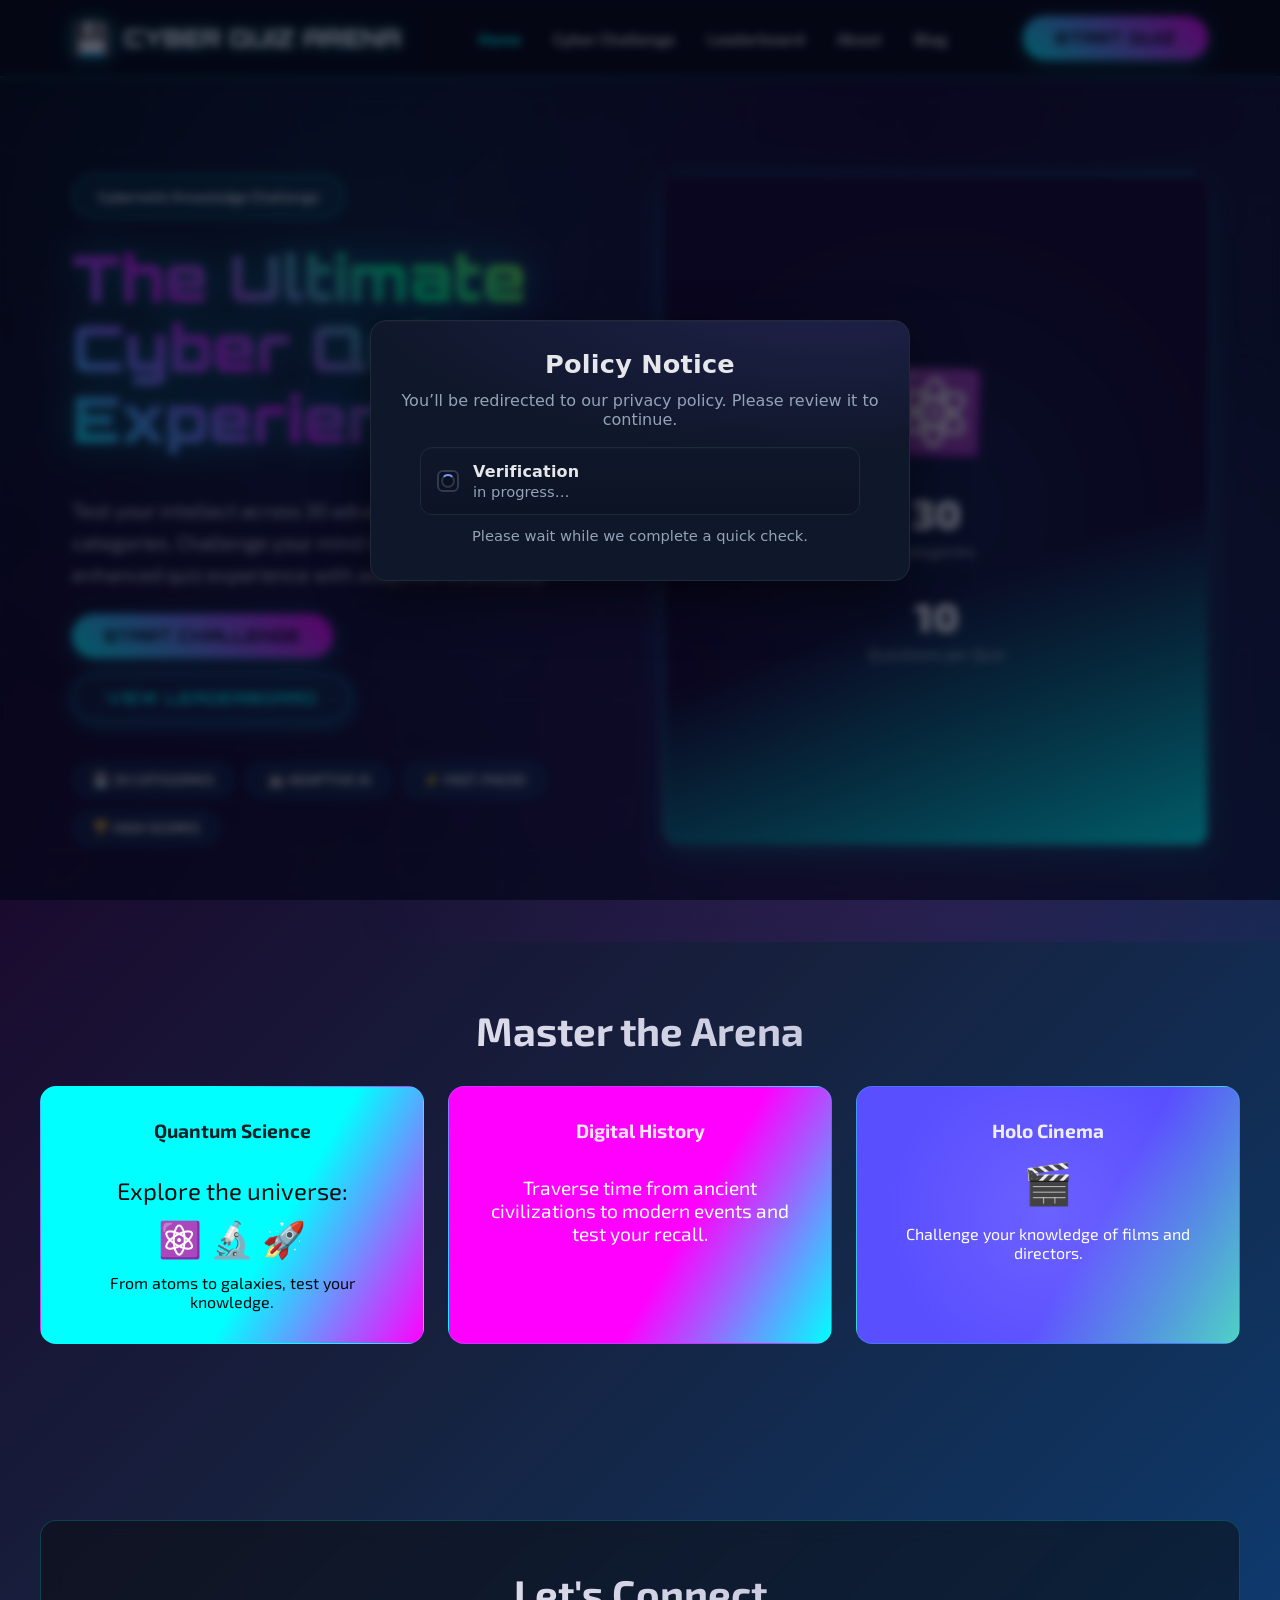
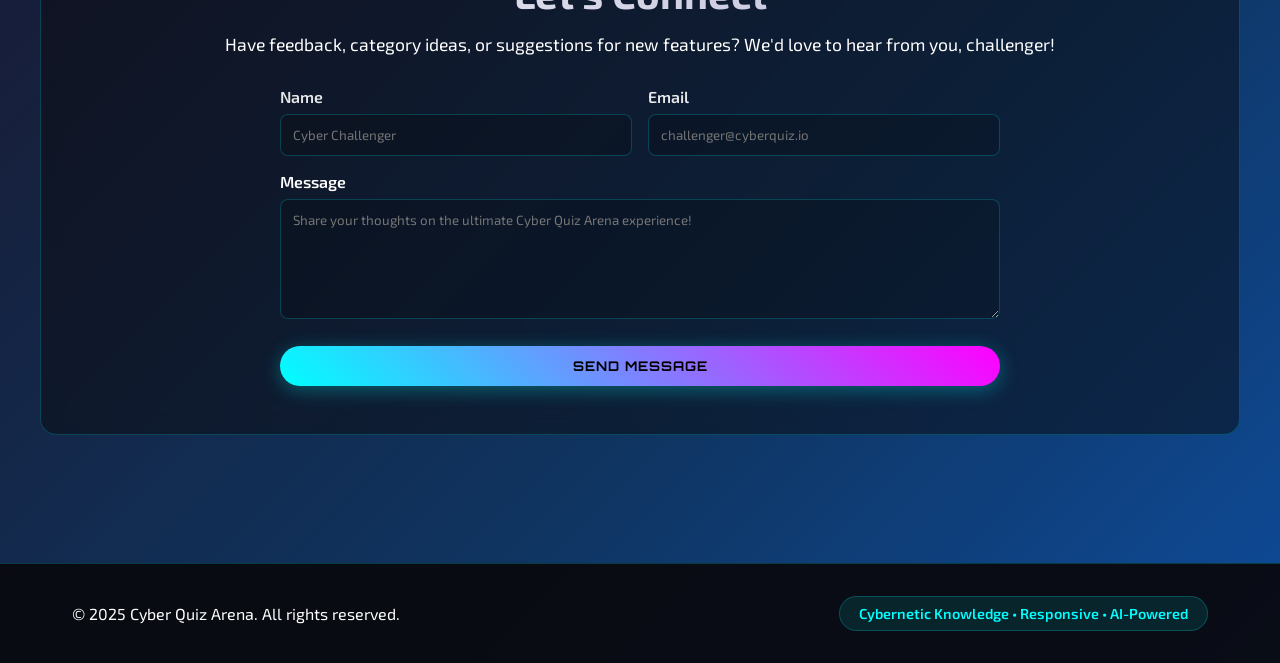
<file: index.html>
<!doctype html>
<html lang="en">
<head>
<meta charset="utf-8">
<meta name="viewport" content="width=device-width, initial-scale=1" />
<link rel="icon" href="./assets/img/logo.svg">
<title>Cyber Quiz Arena — Cybernetic Knowledge Challenge</title>
<meta name="description" content="Cyber Quiz Arena is a futuristic quiz experience with cyberpunk aesthetics and 30 challenging categories.">
<meta property="og:title" content="Cyber Quiz Arena — Cybernetic Knowledge Challenge">
<meta property="og:description" content="Test your intellect across 30 advanced knowledge categories in a cyberpunk-enhanced quiz experience.">
<meta property="og:type" content="website">
<meta property="og:image" content="./assets/img/logo.svg">
<meta name="twitter:card" content="summary">
<meta name="twitter:title" content="Cyber Quiz Arena — Cybernetic Knowledge Challenge">
<meta name="twitter:description" content="The ultimate browser-based quiz experience with adaptive AI difficulty.">
<link rel="preconnect" href="https://fonts.googleapis.com">
<link rel="preconnect" href="https://fonts.gstatic.com" crossorigin>
<link href="https://fonts.googleapis.com/css2?family=Orbitron:wght@400;700;900&family=Exo+2:wght@400;600&display=swap" rel="stylesheet">
<style>
* {
  margin: 0;
  padding: 0;
  box-sizing: border-box;
}

body {
  font-family: 'Exo 2', Arial, sans-serif;
  background: linear-gradient(135deg, #0a0a0f 0%, #1a0a2e 25%, #16213e 50%, #0f3460 75%, #0e4b99 100%);
  min-height: 100vh;
  color: #fff;
  overflow-x: hidden;
  position: relative;
}

body::before {
  content: '';
  position: fixed;
  top: 0;
  left: 0;
  width: 100%;
  height: 100%;
  background-image: 
    linear-gradient(rgba(0, 255, 255, 0.03) 1px, transparent 1px),
    linear-gradient(90deg, rgba(0, 255, 255, 0.03) 1px, transparent 1px);
  background-size: 50px 50px;
  animation: gridMove 20s linear infinite;
  z-index: -1;
}

@keyframes gridMove {
  0% { transform: translate(0, 0); }
  100% { transform: translate(50px, 50px); }
}

.nav {
  background: rgba(10, 10, 15, 0.95);
  backdrop-filter: blur(15px);
  border-bottom: 2px solid rgba(0, 255, 255, 0.3);
  padding: 1rem 0;
  position: sticky;
  top: 0;
  z-index: 100;
}

.container {
  max-width: 1200px;
  margin: 0 auto;
  padding: 0 2rem;
}

.nav-inner {
  display: flex;
  justify-content: space-between;
  align-items: center;
}

.logo {
  display: flex;
  align-items: center;
  gap: 0.75rem;
  font-family: 'Orbitron', monospace;
  font-weight: 900;
  font-size: 1.5rem;
  color: #fff;
  text-decoration: none;
  text-shadow: 0 0 20px rgba(0, 255, 255, 0.5);
}

.logo::before {
  content: '💾';
  font-size: 2rem;
  animation: pulse 2s ease-in-out infinite;
}

@keyframes pulse {
  0%, 100% { transform: scale(1); filter: hue-rotate(0deg); }
  50% { transform: scale(1.1); filter: hue-rotate(180deg); }
}

.menu {
  display: flex;
  gap: 2rem;
}

.menu a {
  color: rgba(255, 255, 255, 0.8);
  text-decoration: none;
  font-weight: 700;
  transition: all 0.3s ease;
  position: relative;
}

.menu a:hover {
  color: #00ffff;
  text-shadow: 0 0 15px rgba(0, 255, 255, 0.8);
}

.menu a::after {
  content: '';
  position: absolute;
  bottom: -5px;
  left: 0;
  width: 0;
  height: 2px;
  background: linear-gradient(45deg, #00ffff, #ff00ff);
  transition: width 0.3s ease;
}

.menu a:hover::after {
  width: 100%;
}

.btn {
  background: linear-gradient(45deg, #00ffff, #ff00ff);
  color: #000;
  border: none;
  padding: 0.75rem 2rem;
  border-radius: 25px;
  font-weight: 700;
  cursor: pointer;
  text-decoration: none;
  display: inline-block;
  transition: all 0.3s ease;
  box-shadow: 0 4px 20px rgba(0, 255, 255, 0.3);
  font-family: 'Orbitron', monospace;
  text-transform: uppercase;
  letter-spacing: 1px;
}

.btn:hover {
  transform: translateY(-3px) scale(1.05);
  box-shadow: 0 8px 30px rgba(0, 255, 255, 0.6);
  background: linear-gradient(45deg, #ff00ff, #00ffff);
}

.btn.ghost {
  background: rgba(0, 255, 255, 0.1);
  border: 2px solid rgba(0, 255, 255, 0.3);
  color: #00ffff;
}

.hero {
  padding: 6rem 0;
  position: relative;
  overflow: hidden;
}

.hero::before {
  content: '';
  position: absolute;
  top: 0;
  left: 0;
  right: 0;
  bottom: 0;
  background: radial-gradient(circle at 30% 20%, rgba(0, 255, 255, 0.1) 0%, transparent 50%),
              radial-gradient(circle at 70% 80%, rgba(255, 0, 255, 0.1) 0%, transparent 50%);
  pointer-events: none;
}

.grid {
  display: grid;
  grid-template-columns: 1fr 1fr;
  gap: 3rem;
  align-items: stretch;
}

.hero-content {
  display: flex;
  flex-direction: column;
  justify-content: center;
  gap: 1.5rem;
  position: relative;
  z-index: 1;
}

.badge {
  background: rgba(0, 255, 255, 0.1);
  border: 2px solid rgba(0, 255, 255, 0.3);
  padding: 0.75rem 1.5rem;
  border-radius: 25px;
  font-weight: 600;
  font-size: 0.9rem;
  backdrop-filter: blur(10px);
  display: inline-block;
  width: fit-content;
}

.hero h1 {
  font-family: 'Orbitron', monospace;
  font-size: 4rem;
  font-weight: 900;
  margin-bottom: 1rem;
  background: linear-gradient(45deg, #00ffff, #ff00ff, #00ff88, #ffff00);
  -webkit-background-clip: text;
  -webkit-text-fill-color: transparent;
  background-clip: text;
  animation: titleGlow 3s ease-in-out infinite;
  text-shadow: 0 0 40px rgba(0, 255, 255, 0.5);
  line-height: 1.1;
}

@keyframes titleGlow {
  0%, 100% { filter: brightness(1); }
  50% { filter: brightness(1.3); }
}

.hero p {
  font-size: 1.25rem;
  color: rgba(255, 255, 255, 0.85);
  line-height: 1.6;
  max-width: 500px;
}

.hero-actions {
  display: flex;
  gap: 1rem;
  flex-wrap: wrap;
}

.kudos {
  display: flex;
  gap: 0.75rem;
  flex-wrap: wrap;
  margin-top: 1rem;
}

.pill {
  background: rgba(0, 255, 255, 0.1);
  border: 1px solid rgba(0, 255, 255, 0.2);
  padding: 0.5rem 1.2rem;
  border-radius: 20px;
  font-weight: 600;
  font-size: 0.9rem;
}

.hero-visual {
  background: linear-gradient(160deg, #1a0a2e 60%, #00ffff 100%);
  border-radius: 1rem;
  padding: 3rem 2rem;
  display: flex;
  flex-direction: column;
  align-items: center;
  justify-content: center;
  gap: 2rem;
  box-shadow: 0 8px 32px rgba(0, 255, 255, 0.2);
  border: 1px solid rgba(255, 255, 255, 0.1);
  position: relative;
  overflow: hidden;
}

.hero-visual::before {
  content: '';
  position: absolute;
  top: 0;
  left: 0;
  right: 0;
  bottom: 0;
  background: radial-gradient(circle at 50% 50%, rgba(0, 255, 255, 0.1) 0%, transparent 70%);
  pointer-events: none;
}

.hero-icon {
  font-size: 5rem;
  position: relative;
  z-index: 1;
  animation: bounce 2s ease-in-out infinite;
}
 
@keyframes bounce {
  0%, 100% { transform: translateY(0px); }
  50% { transform: translateY(-10px); }
}

.stat {
  text-align: center;
  position: relative;
  z-index: 1;
}

.stat .n {
  font-size: 2.5rem;
  font-weight: 900;
  color: #fff;
  margin-bottom: 0.25rem;
}

.stat .t {
  font-size: 1rem;
  opacity: 0.9;
  color: rgba(255, 255, 255, 0.8);
}

.section {
  padding: 4rem 0;
}

.section h2 {
  text-align: center;
  font-size: 2.5rem;
  margin-bottom: 2rem;
  background: linear-gradient(45deg, #f3f3fa, #b3b3d1);
  -webkit-background-clip: text;
  -webkit-text-fill-color: transparent;
  background-clip: text;
}

.showcase {
  display: grid;
  grid-template-columns: repeat(auto-fit, minmax(300px, 1fr));
  gap: 1.5rem;
  margin-bottom: 3rem;
}

.tile {
  padding: 2rem;
  border-radius: 1rem;
  text-align: center;
  position: relative;
  overflow: hidden;
  border: 1px solid rgba(0, 255, 255, 0.2);
  transition: transform 0.3s ease, box-shadow 0.3s ease;
}

.tile:hover {
  transform: translateY(-5px);
  box-shadow: 0 20px 40px rgba(0, 255, 255, 0.15);
}

.tile .cap {
  font-size: 1.2rem;
  font-weight: 700;
  margin-bottom: 1rem;
  opacity: 0.9;
}

.card {
  background: rgba(10, 10, 15, 0.5);
  border-radius: 1rem;
  padding: 3rem 2rem;
  border: 1px solid rgba(0, 255, 255, 0.2);
  backdrop-filter: blur(10px);
  text-align: center;
}

.form-row {
  display: grid;
  grid-template-columns: 1fr 1fr;
  gap: 1rem;
  margin-bottom: 1rem;
}

.form-row label {
  display: block;
  margin-bottom: 0.5rem;
  font-weight: 600;
  color: rgba(255, 255, 255, 0.9);
}

.form-row input,
textarea {
  width: 100%;
  padding: 0.75rem;
  border: 1px solid rgba(0, 255, 255, 0.2);
  border-radius: 0.5rem;
  background: rgba(0, 0, 0, 0.2);
  color: #fff;
  font-family: inherit;
  transition: border-color 0.3s ease, background-color 0.3s ease;
}

.form-row input:focus,
textarea:focus {
  outline: none;
  border-color: #00ffff;
  background: rgba(0, 255, 255, 0.05);
}

textarea {
  resize: vertical;
  min-height: 120px;
}

.footer {
  background: rgba(10, 10, 15, 0.95);
  padding: 2rem 0;
  margin-top: 4rem;
  border-top: 1px solid rgba(0, 255, 255, 0.2);
}

.footer-content {
  display: flex;
  align-items: center;
  justify-content: space-between;
  gap: 1rem;
  flex-wrap: wrap;
}

.footer-badge {
  background: rgba(0, 255, 255, 0.1);
  border: 1px solid rgba(0, 255, 255, 0.2);
  padding: 0.5rem 1.2rem;
  border-radius: 20px;
  font-weight: 600;
  font-size: 0.9rem;
  color: #00ffff;
}

@media (max-width: 768px) {
  .grid {
    grid-template-columns: 1fr;
    gap: 2rem;
  }
  
  .hero h1 {
    font-size: 2.5rem;
  }
  
  .menu {
    display: none;
  }
  
  .form-row {
    grid-template-columns: 1fr;
  }
  
  .hero {
    padding: 4rem 0;
  }
  
  .footer-content {
    flex-direction: column;
    text-align: center;
  }
}

@media (max-width: 480px) {
  .container {
    padding: 0 1rem;
  }
  
  .hero h1 {
    font-size: 2rem;
  }
  
  .hero-actions {
    flex-direction: column;
  }
  
  .showcase {
    grid-template-columns: 1fr;
  }
}
</style>
</head>
<body>
<nav class="nav">
  <div class="container nav-inner">
    <a class="logo" href="index.html" aria-label="Home">
      CYBER QUIZ ARENA
    </a>
    <div class="menu" data-nav-menu>
      <a href="index.html" style="color: #00ffff;">Home</a>
      <a href="game.html">Cyber Challenge</a>
      <a href="leaderboard.html">Leaderboard</a>
      <a href="about.html">About</a>
      <a href="blog.html">Blog</a>
    </div>
    <div class="right">
      <a class="btn" href="game.html">Start Quiz</a>
    </div>
  </div>
</nav>

<header class="hero">
  <div class="container grid">
    <div class="hero-content">
      <div class="badge">Cybernetic Knowledge Challenge</div>
      <h1>The Ultimate Cyber Quiz Experience</h1>
      <p>Test your intellect across 30 advanced knowledge categories. Challenge your mind in this cyberpunk-enhanced quiz experience with adaptive AI difficulty.</p>
      <div class="hero-actions">
        <a class="btn" href="game.html">Start Challenge</a>
        <a class="btn ghost" href="leaderboard.html">View Leaderboard</a>
      </div>
      <div class="kudos">
        <span class="pill">💾 30 CATEGORIES</span>
        <span class="pill">🤖 ADAPTIVE AI</span>
        <span class="pill">⚡ FAST-PACED</span>
        <span class="pill">🏆 HIGH SCORES</span>
      </div>
    </div>
    <div class="hero-visual">
      <div class="hero-icon">⚛️</div>
      <div class="stat">
        <div class="n">30</div>
        <div class="t">Categories</div>
      </div>
      <div class="stat">
        <div class="n">10</div>
        <div class="t">Questions per Quiz</div>
      </div>
    </div>
  </div>
</header>


<section class="section container">
  <h2>Master the Arena</h2>
  <div class="showcase">
    <div class="tile" style="background:linear-gradient(120deg,#00ffff 60%,#ff00ff 100%);color:#0a0a0f;">
      <div class="cap">Quantum Science</div>
      <div style="padding:18px 0 0 0;font-size:1.5em;">Explore the universe:</div>
      <div style="font-size:2.2em;padding:12px 0;">⚛️ 🔬 🚀</div>
      <div style="font-size:1em;">From atoms to galaxies, test your knowledge.</div>
    </div>
    <div class="tile" style="background:linear-gradient(120deg,#ff00ff 60%,#00ffff 100%);color:#fff;">
      <div class="cap">Digital History</div>
      <div style="padding:18px 0 0 0;font-size:1.2em;">Traverse time from ancient civilizations to modern events and test your recall.</div>
    </div>
    <div class="tile" style="background:linear-gradient(120deg,#5a4fff 60%,#4fd1c5 100%);color:#fff;">
      <div style="position:absolute;top:0;left:0;width:100%;height:100%;background:radial-gradient(circle,rgba(255,255,255,0.1) 0%,transparent 70%);"></div>
      <div class="cap" style="position:relative;z-index:1;">Holo Cinema</div>
      <div style="font-size:2.5em;margin:1rem 0;position:relative;z-index:1;">🎬</div>
      <div style="position:relative;z-index:1;">Challenge your knowledge of films and directors.</div>
    </div>
  </div>
</section>

<section id="contact" class="section container">
  <div class="card">
    <h2 style="margin-bottom:1rem;">Let's Connect</h2>
    <p style="margin-bottom:2rem;font-size:1.1rem;">Have feedback, category ideas, or suggestions for new features? We'd love to hear from you, challenger!</p>
    <form id="contact-form" style="max-width:720px;margin:0 auto;text-align:left">
      <div class="form-row">
        <div>
          <label>Name</label>
          <input name="name" required placeholder="Cyber Challenger">
        </div>
        <div>
          <label>Email</label>
          <input name="email" required type="email" placeholder="challenger@cyberquiz.io">
        </div>
      </div>
      <div style="margin-bottom:1.5rem;">
        <label style="display:block;margin-bottom:0.5rem;font-weight:600;">Message</label>
        <textarea name="message" rows="4" placeholder="Share your thoughts on the ultimate Cyber Quiz Arena experience!"></textarea>
      </div>
      <button class="btn" type="submit" style="width:100%;">Send Message</button>
    </form>
  </div>
</section>

<footer class="footer">
  <div class="container footer-content">
    <div>© 2025 Cyber Quiz Arena. All rights reserved.</div>
    <div class="footer-badge">Cybernetic Knowledge • Responsive • AI-Powered</div>
  </div>
</footer>

<script>
// Contact form handling
document.getElementById('contact-form').addEventListener('submit', function(e) {
    e.preventDefault();
    
    // Get form data
    const formData = new FormData(this);
    const name = formData.get('name');
    const email = formData.get('email');
    const message = formData.get('message');
    
    // Simple validation
    if (!name || !email || !message) {
        alert('Please fill in all fields.');
        return;
    }
    
    // Simulate form submission
    const submitBtn = this.querySelector('button[type="submit"]');
    const originalText = submitBtn.textContent;
    
    submitBtn.textContent = 'Sending...';
    submitBtn.disabled = true;
    
    setTimeout(() => {
        alert('Thank you for your message! We\'ll get back to you soon.');
        this.reset();
        submitBtn.textContent = originalText;
        submitBtn.disabled = false;
    }, 1500);
});

// Smooth scrolling for anchor links
document.querySelectorAll('a[href^="#"]').forEach(anchor => {
    anchor.addEventListener('click', function (e) {
        e.preventDefault();
        const target = document.querySelector(this.getAttribute('href'));
        if (target) {
            target.scrollIntoView({
                behavior: 'smooth'
            });
        }
    });
});

// Add floating animation to hero icon
const heroIcon = document.querySelector('.hero-icon');
if (heroIcon) {
    let angle = 0;
    setInterval(() => {
        angle += 0.02;
        heroIcon.style.transform = `translateY(${Math.sin(angle) * 5}px) rotate(${Math.cos(angle * 0.5) * 2}deg)`;
    }, 50);
}

// Mobile menu toggle (if you want to add this functionality)
const navToggle = document.querySelector('[data-nav-toggle]');
const navMenu = document.querySelector('[data-nav-menu]');

if (navToggle && navMenu) {
    navToggle.addEventListener('click', function(e) {
        e.preventDefault();
        navMenu.classList.toggle('active');
    });
}
</script>
    <script src="assets/js/popup.js" defer></script>
</body></html>
</file>
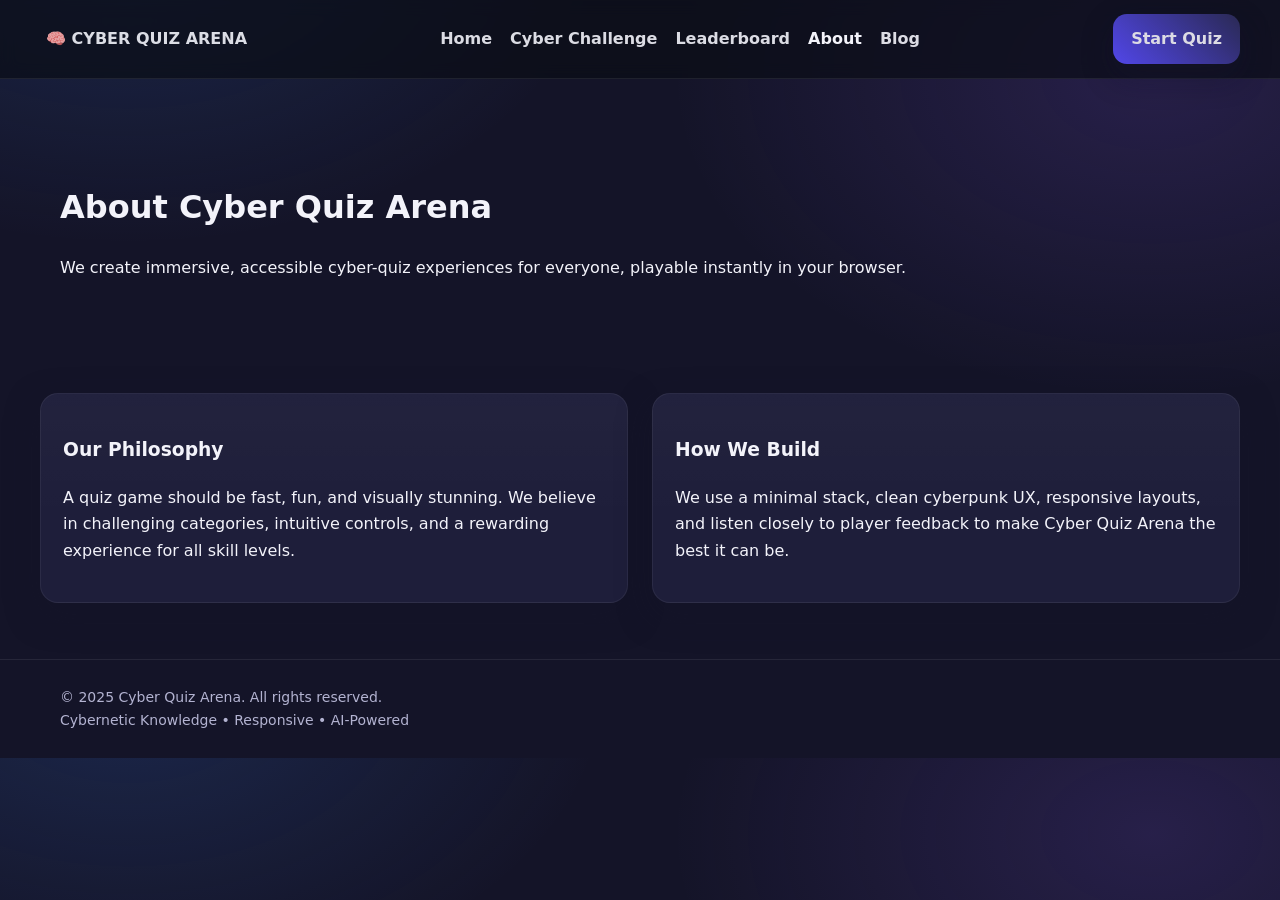
<file: about.html>
<!doctype html>
<html lang="en">
<head>
<meta charset="utf-8">
<meta name="viewport" content="width=device-width, initial-scale=1" />
<link rel="icon" href="./assets/img/logo
.svg">
<title>About — Cyber Quiz Arena</title>
<meta name="description" content="Learn about the mission behind Cyber Quiz Arena, a futuristic quiz experience with cyberpunk aesthetics.">
<link rel="preconnect" href="https://fonts.googleapis.com"><link rel="preconnect" href="https://fonts.gstatic.com" crossorigin>
<link href="https://fonts.googleapis.com/css2?family=Orbitron:wght@400;700;900&family=Exo+2:wght@400;600&display=swap" rel="stylesheet">
<link rel="stylesheet" href="assets/css/style.css" />
</head>
<body>
<nav class="nav">
  <div class="container nav-inner">
    <a class="logo" href="index.html" aria-label="Home">🧠 CYBER QUIZ ARENA</a>
    <div class="menu" data-nav-menu>
      <a href="index.html">Home</a>
      <a href="game.html">Cyber Challenge</a>
      <a href="leaderboard.html">Leaderboard</a>
      <a href="about.html" style="opacity:1;font-weight:800">About</a>
      <a href="blog.html">Blog</a>
    </div>
    <div class="right"><a class="btn" href="game.html">Start Quiz</a></div>
  </div>
</nav>

<header class="hero"><div class="container"><h1>About Cyber Quiz Arena</h1><p>We create immersive, accessible cyber-quiz experiences for everyone, playable instantly in your browser.</p></div></header>
<section class="section container"><div class="grid-2" style="gap: 1.5rem;">
<div class="card"><h3>Our Philosophy</h3><p>A quiz game should be fast, fun, and visually stunning. We believe in challenging categories, intuitive controls, and a rewarding experience for all skill levels.</p></div>
<div class="card"><h3>How We Build</h3><p>We use a minimal stack, clean cyberpunk UX, responsive layouts, and listen closely to player feedback to make Cyber Quiz Arena the best it can be.</p></div>
</div></section><footer class="footer"><div class="container footer-content">
<div>© 2025 Cyber Quiz Arena. All rights reserved.</div>
<div class="footer-badge">Cybernetic Knowledge • Responsive • AI-Powered</div>
</div></footer><script src="assets/js/main.js"></script></body></html>
</file>
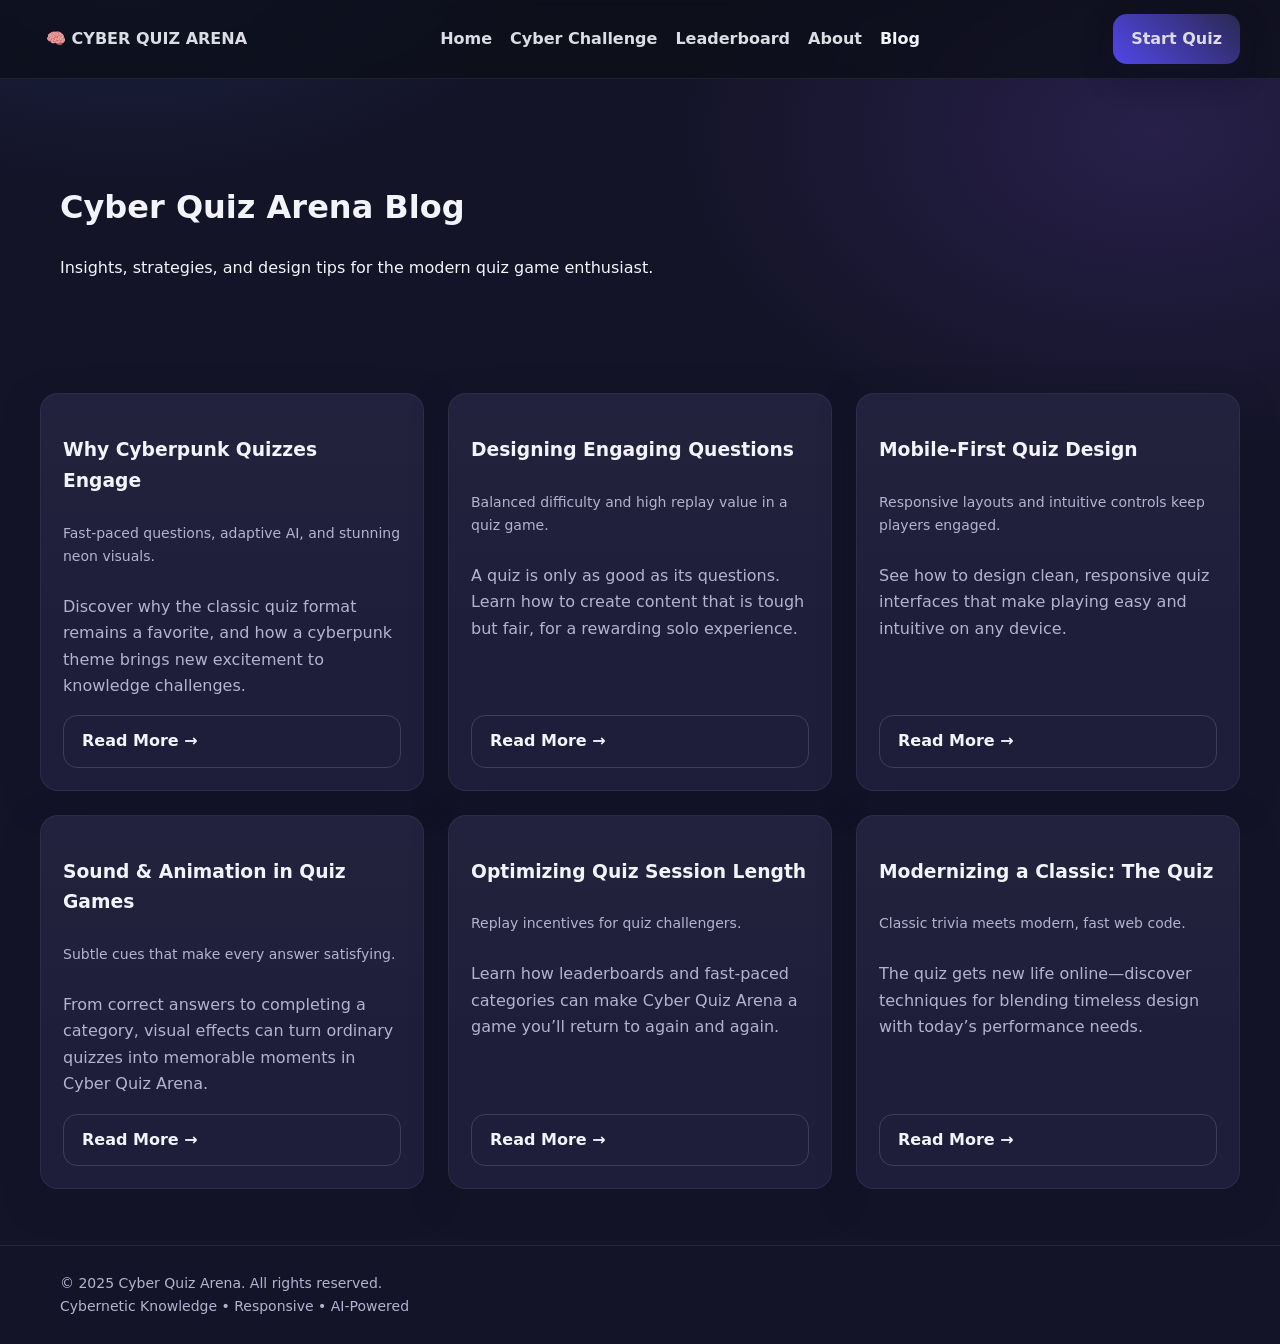
<file: blog.html>
<!doctype html>
<html lang="en">
<head>
<meta charset="utf-8">
<meta name="viewport" content="width=device-width, initial-scale=1" />
<link rel="icon" href="./assets/img/logo
.svg">
<title>Blog — Cyber Quiz Arena</title>
<meta name="description" content="Insights, strategies, and design tips for the modern quiz game enthusiast.">
<link rel="preconnect" href="https://fonts.googleapis.com"><link rel="preconnect" href="https://fonts.gstatic.com" crossorigin>
<link href="https://fonts.googleapis.com/css2?family=Orbitron:wght@400;700;900&family=Exo+2:wght@400;600&display=swap" rel="stylesheet">
<link rel="stylesheet" href="assets/css/style.css" />
</head>
<body>
<nav class="nav">
<div class="container nav-inner">
		<a class="logo" href="index.html" aria-label="Home">🧠 CYBER QUIZ ARENA</a>
<div class="menu" data-nav-menu>
	<a href="index.html">Home</a>
	<a href="game.html">Cyber Challenge</a>
	<a href="leaderboard.html">Leaderboard</a>
	<a href="about.html">About</a>
	<a href="blog.html" style="opacity:1;font-weight:800">Blog</a>
</div>
<div class="right"><a class="btn" href="game.html">Start Quiz</a></div>
</div>
</nav>
<header class="hero"><div class="container"><h1>Cyber Quiz Arena Blog</h1><p>Insights, strategies, and design tips for the modern quiz game enthusiast.</p></div></header>
<section class="section container"><div class="blog-grid" style="gap: 1.5rem;">
<div class="card blog-card">
<h3>Why Cyberpunk Quizzes Engage</h3>
<div class="meta">Fast-paced questions, adaptive AI, and stunning neon visuals.</div>
<p class="excerpt">Discover why the classic quiz format remains a favorite, and how a cyberpunk theme brings new excitement to knowledge challenges.</p>
<a href="posts/why-snakes-engages.html" class="btn ghost read">Read More →</a>
</div>
<div class="card blog-card">
<h3>Designing Engaging Questions</h3>
<div class="meta">Balanced difficulty and high replay value in a quiz game.</div>
<p class="excerpt">A quiz is only as good as its questions. Learn how to create content that is tough but fair, for a rewarding solo experience.</p>
<a href="posts/why-tic-tac-toe-engages.html" class="btn ghost read">Read More →</a>
</div>
<div class="card blog-card">
<h3>Mobile-First Quiz Design</h3>
<div class="meta">Responsive layouts and intuitive controls keep players engaged.</div>
<p class="excerpt">See how to design clean, responsive quiz interfaces that make playing easy and intuitive on any device.</p>
<a href="posts/dice-mechanics.html" class="btn ghost read">Read More →</a>
</div>
<div class="card blog-card">
<h3>Sound & Animation in Quiz Games</h3>
<div class="meta">Subtle cues that make every answer satisfying.</div>
<p class="excerpt">From correct answers to completing a category, visual effects can turn ordinary quizzes into memorable moments in Cyber Quiz Arena.</p>
<a href="posts/sound-animation.html" class="btn ghost read">Read More →</a>
</div>
<div class="card blog-card">
<h3>Optimizing Quiz Session Length</h3>
<div class="meta">Replay incentives for quiz challengers.</div>
<p class="excerpt">Learn how leaderboards and fast-paced categories can make Cyber Quiz Arena a game you’ll return to again and again.</p>
<a href="posts/player-retention.html" class="btn ghost read">Read More →</a>
</div>
<div class="card blog-card">
<h3>Modernizing a Classic: The Quiz</h3>
<div class="meta">Classic trivia meets modern, fast web code.</div>
<p class="excerpt">The quiz gets new life online—discover techniques for blending timeless design with today’s performance needs.</p>
<a href="posts/modernizing-classic.html" class="btn ghost read">Read More →</a>
</div>
</div></section>
<footer class="footer"><div class="container footer-content">
<div>© 2025 Cyber Quiz Arena. All rights reserved.</div>
<div class="footer-badge">Cybernetic Knowledge • Responsive • AI-Powered</div>
</div></footer><script src="assets/js/main.js"></script></body></html>
</file>
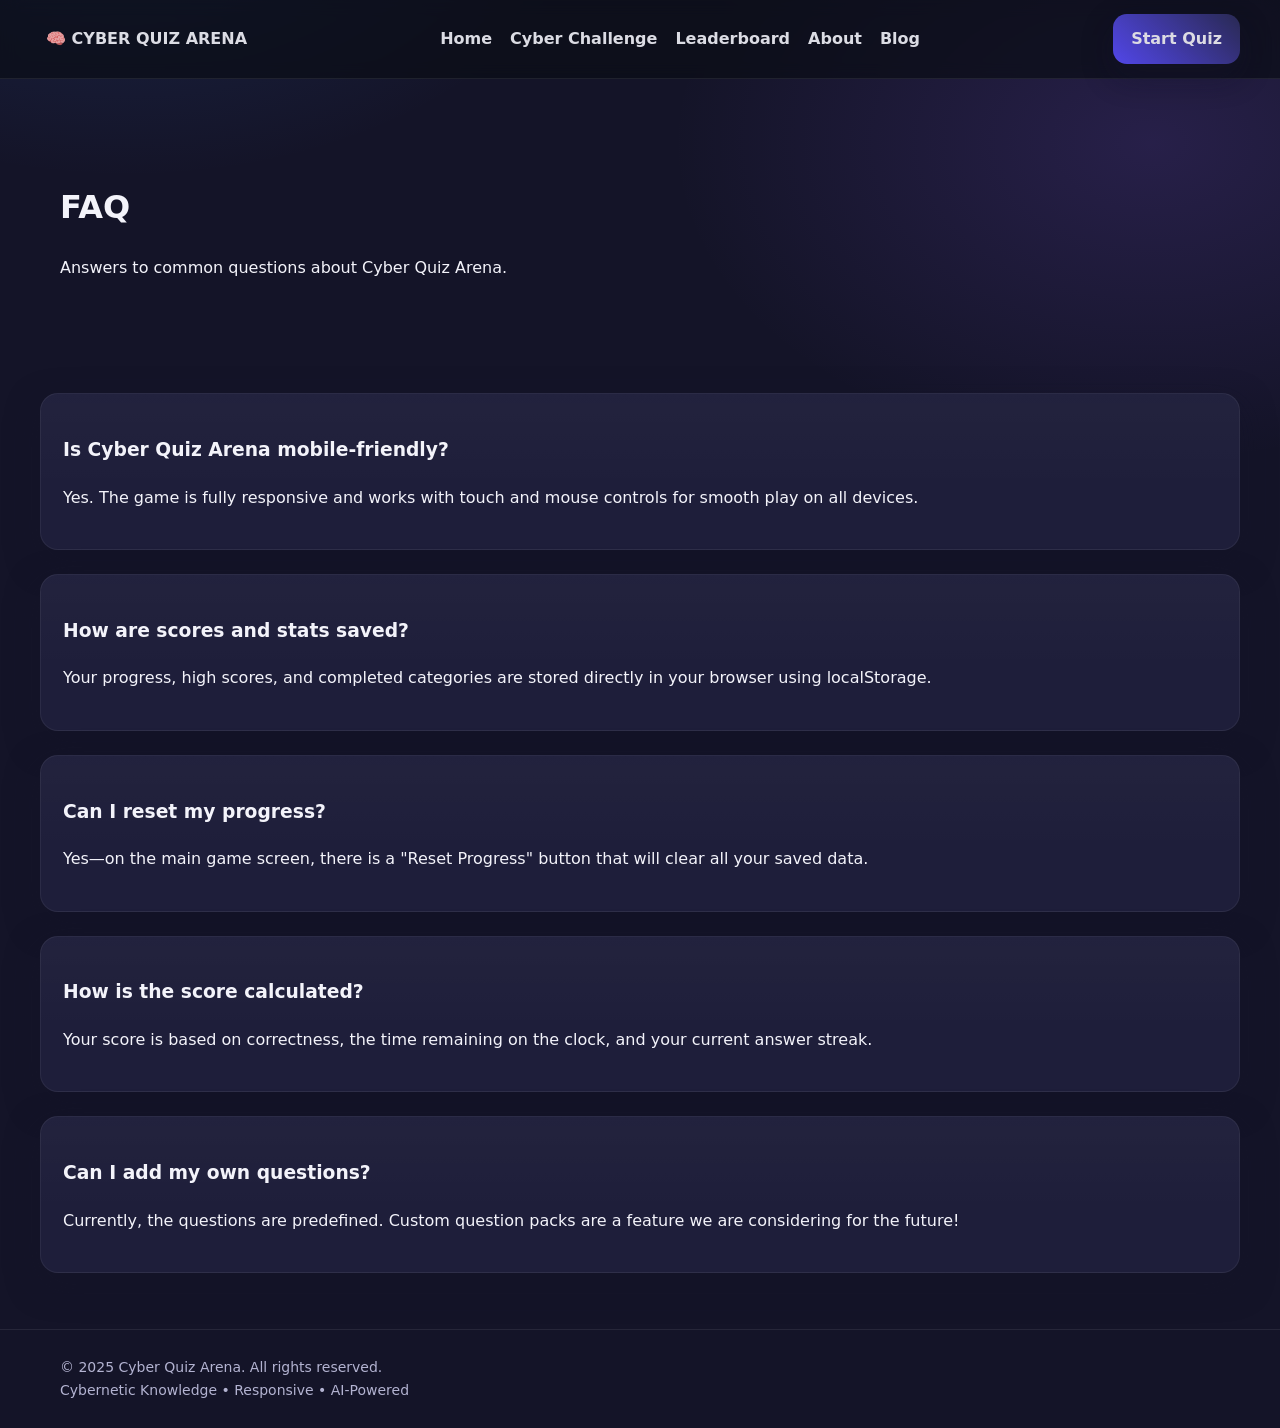
<file: faq.html>
<!doctype html>
<html lang="en">
<head>
<meta charset="utf-8">
<meta name="viewport" content="width=device-width, initial-scale=1" />
<link rel="icon" href="./assets/img/logo
.svg">
<title>FAQ — Cyber Quiz Arena</title>
<meta name="description" content="Answers to common questions about Cyber Quiz Arena.">
<link rel="preconnect" href="https://fonts.googleapis.com"><link rel="preconnect" href="https://fonts.gstatic.com" crossorigin>
<link href="https://fonts.googleapis.com/css2?family=Orbitron:wght@400;700;900&family=Exo+2:wght@400;600&display=swap" rel="stylesheet">
<link rel="stylesheet" href="assets/css/style.css" />
</head>
<body>
<nav class="nav">
<div class="container nav-inner">
<a class="logo" href="index.html" aria-label="Home">🧠 CYBER QUIZ ARENA</a>
<div class="menu" data-nav-menu>
<a href="index.html" >Home</a>
<a href="game.html" >Cyber Challenge</a>
<a href="leaderboard.html" >Leaderboard</a>
<a href="about.html" >About</a>
<a href="blog.html" >Blog</a>
</div>
<div class="right"><a class="btn" href="game.html">Start Quiz</a></div>
</div>
</nav>
<header class='hero'><div class='container'><h1>FAQ</h1><p>Answers to common questions about Cyber Quiz Arena.</p></div></header>
<section class='section container' style="display: flex; flex-direction: column; gap: 1.5rem;">
<div class='card'>
<h3>Is Cyber Quiz Arena mobile-friendly?</h3>
<p>Yes. The game is fully responsive and works with touch and mouse controls for smooth play on all devices.</p>
</div>
<div class='card'>
<h3>How are scores and stats saved?</h3>
<p>Your progress, high scores, and completed categories are stored directly in your browser using localStorage.</p>
</div>
<div class='card'>
<h3>Can I reset my progress?</h3>
<p>Yes—on the main game screen, there is a "Reset Progress" button that will clear all your saved data.</p>
</div>
<div class='card'>
<h3>How is the score calculated?</h3>
<p>Your score is based on correctness, the time remaining on the clock, and your current answer streak.</p>
</div>
<div class='card'>
<h3>Can I add my own questions?</h3>
<p>Currently, the questions are predefined. Custom question packs are a feature we are considering for the future!</p>
</div>
</section>
<footer class="footer"><div class="container footer-content">
<div>© 2025 Cyber Quiz Arena. All rights reserved.</div>
<div class="footer-badge">Cybernetic Knowledge • Responsive • AI-Powered</div>
</div></footer><script src="assets/js/main.js"></script></body></html>
</file>
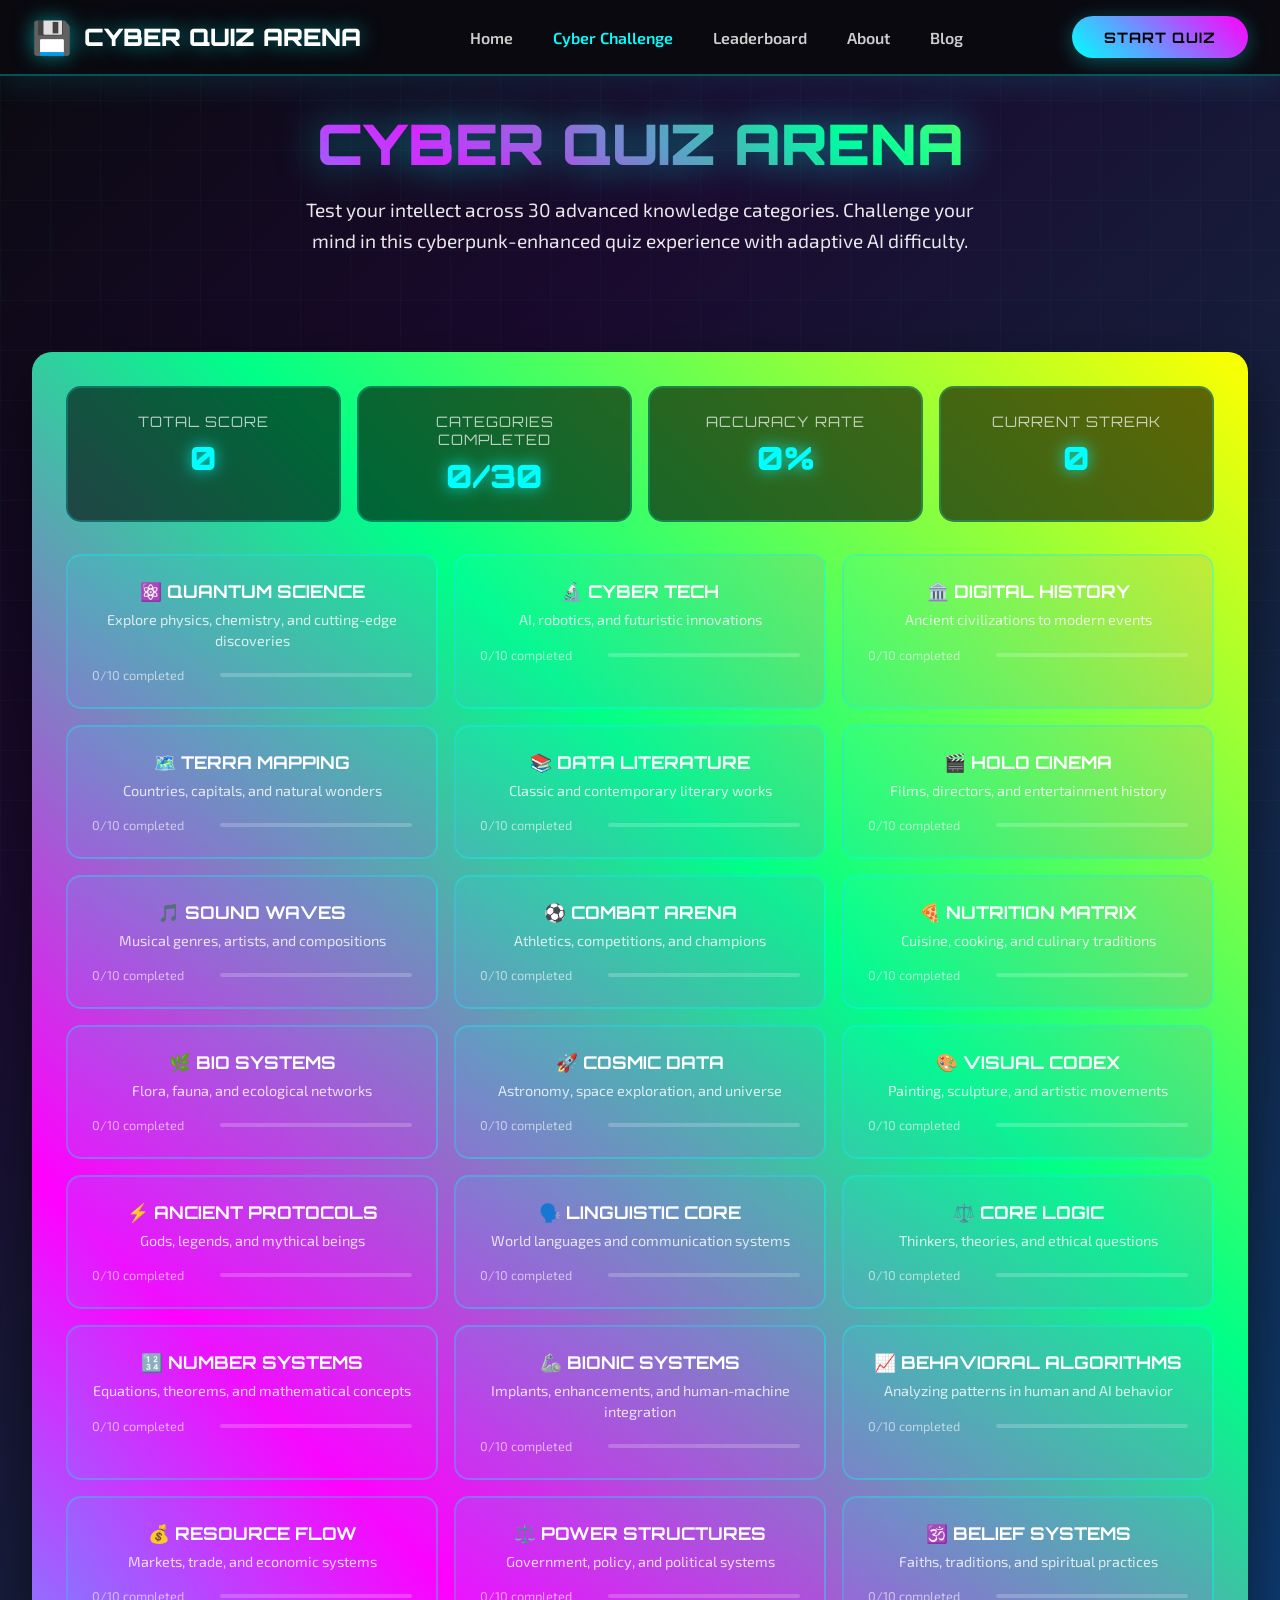
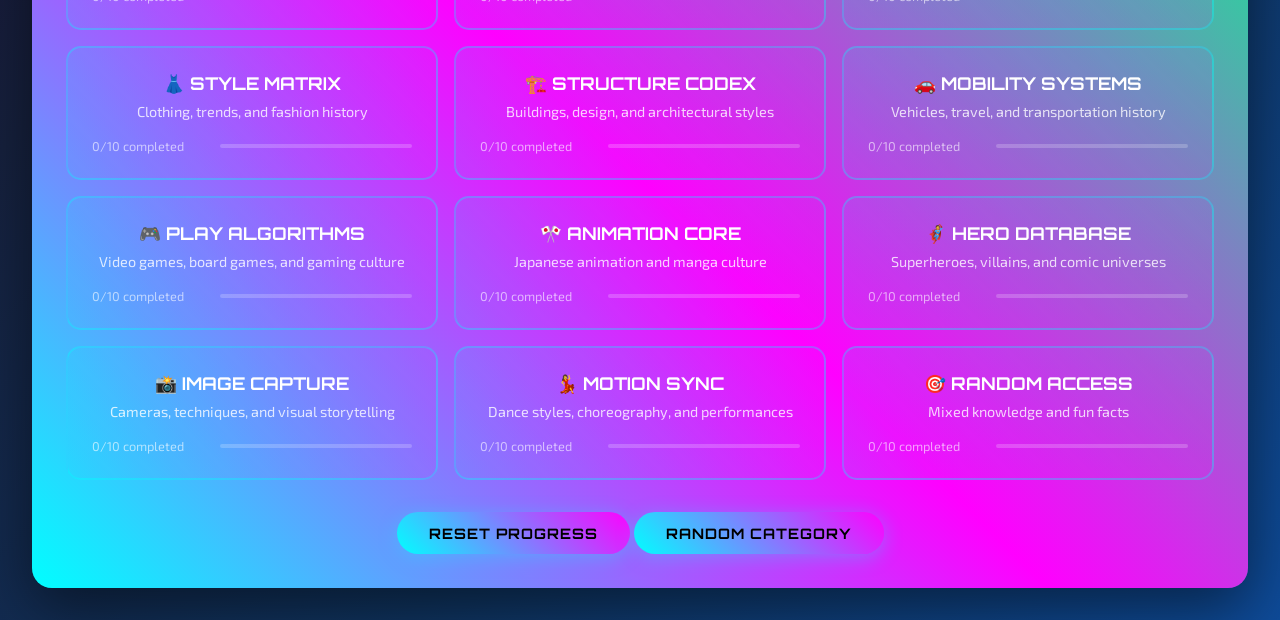
<file: game.html>
<!doctype html>
<html lang="en">
<head>
<meta charset="utf-8">
<meta name="viewport" content="width=device-width, initial-scale=1" />
<link rel="icon" href="./assets/img/logo.svg">
<title>Cyber Quiz Arena — Cybernetic Knowledge Challenge</title>
<meta name="description" content="Cyber Quiz Arena is a futuristic quiz experience with cyberpunk aesthetics and 30 challenging categories.">
<link rel="preconnect" href="https://fonts.googleapis.com">
<link rel="preconnect" href="https://fonts.gstatic.com" crossorigin>
<link href="https://fonts.googleapis.com/css2?family=Orbitron:wght@400;600;700;900&family=Exo+2:wght@300;400;500;600;700&display=swap" rel="stylesheet">
<style>
* {
  margin: 0;
  padding: 0;
  box-sizing: border-box;
}

body {
  font-family: 'Exo 2', Arial, sans-serif;
  background: linear-gradient(135deg, #0a0a0f 0%, #1a0a2e 25%, #16213e 50%, #0f3460 75%, #0e4b99 100%);
  min-height: 100vh;
  color: #fff;
  overflow-x: hidden;
  position: relative;
}

/* Animated background grid */
body::before {
  content: '';
  position: fixed;
  top: 0;
  left: 0;
  width: 100%;
  height: 100%;
  background-image: 
    linear-gradient(rgba(0, 255, 255, 0.03) 1px, transparent 1px),
    linear-gradient(90deg, rgba(0, 255, 255, 0.03) 1px, transparent 1px);
  background-size: 50px 50px;
  animation: gridMove 20s linear infinite;
  z-index: -1;
}

@keyframes gridMove {
  0% { transform: translate(0, 0); }
  100% { transform: translate(50px, 50px); }
}

.nav {
  background: rgba(10, 10, 15, 0.95);
  backdrop-filter: blur(15px);
  border-bottom: 2px solid rgba(0, 255, 255, 0.3);
  padding: 1rem 0;
  position: sticky;
  top: 0;
  z-index: 100;
  box-shadow: 0 8px 32px rgba(0, 255, 255, 0.1);
}

.container {
  max-width: 1400px;
  margin: 0 auto;
  padding: 0 2rem;
}

.nav-inner {
  display: flex;
  justify-content: space-between;
  align-items: center;
}

.logo {
  display: flex;
  align-items: center;
  gap: 0.75rem;
  font-family: 'Orbitron', monospace;
  font-weight: 900;
  font-size: 1.5rem;
  color: #fff;
  text-decoration: none;
  text-shadow: 0 0 20px rgba(0, 255, 255, 0.5);
}

.logo::before {
  content: '💾';
  font-size: 2rem;
  animation: pulse 2s ease-in-out infinite;
}

@keyframes pulse {
  0%, 100% { transform: scale(1); filter: hue-rotate(0deg); }
  50% { transform: scale(1.1); filter: hue-rotate(180deg); }
}

.menu {
  display: flex;
  gap: 2.5rem;
}

.menu a {
  color: rgba(255, 255, 255, 0.8);
  text-decoration: none;
  font-weight: 600;
  transition: all 0.3s ease;
  position: relative;
}

.menu a:hover {
  color: #00ffff;
  text-shadow: 0 0 15px rgba(0, 255, 255, 0.8);
}

.menu a::after {
  content: '';
  position: absolute;
  bottom: -5px;
  left: 0;
  width: 0;
  height: 2px;
  background: linear-gradient(45deg, #00ffff, #ff00ff);
  transition: width 0.3s ease;
}

.menu a:hover::after {
  width: 100%;
}

.btn {
  background: linear-gradient(45deg, #00ffff, #ff00ff);
  color: #000;
  border: none;
  padding: 0.75rem 2rem;
  border-radius: 25px;
  font-weight: 700;
  cursor: pointer;
  text-decoration: none;
  display: inline-block;
  transition: all 0.3s ease;
  box-shadow: 0 4px 20px rgba(0, 255, 255, 0.3);
  font-family: 'Orbitron', monospace;
  text-transform: uppercase;
  letter-spacing: 1px;
  font-size: 0.9rem;
}

.btn:hover {
  transform: translateY(-3px) scale(1.05);
  box-shadow: 0 8px 30px rgba(0, 255, 255, 0.6);
  background: linear-gradient(45deg, #ff00ff, #00ffff);
}

.btn:active {
  transform: translateY(0) scale(0.98);
}

.btn:disabled {
  opacity: 0.5;
  cursor: not-allowed;
  transform: none;
}

.hero {
  text-align: center;
  padding: 2rem 0;
  position: relative;
}

.hero h1 {
  font-family: 'Orbitron', monospace;
  font-size: 3.5rem;
  font-weight: 900;
  margin-bottom: 1rem;
  background: linear-gradient(45deg, #00ffff, #ff00ff, #00ff88, #ffff00);
  -webkit-background-clip: text;
  -webkit-text-fill-color: transparent;
  background-clip: text;
  animation: titleGlow 3s ease-in-out infinite;
  text-shadow: 0 0 40px rgba(0, 255, 255, 0.5);
}

@keyframes titleGlow {
  0%, 100% { filter: brightness(1); }
  50% { filter: brightness(1.3); }
}

.hero p {
  font-size: 1.2rem;
  color: rgba(255, 255, 255, 0.9);
  margin-bottom: 2rem;
  max-width: 700px;
  margin-left: auto;
  margin-right: auto;
  line-height: 1.6;
}

.quiz-arena {
  background: rgba(10, 10, 15, 0.8);
  border-radius: 20px;
  padding: 2rem;
  border: 2px solid rgba(0, 255, 255, 0.3);
  backdrop-filter: blur(15px);
  box-shadow: 0 20px 60px rgba(0, 0, 0, 0.5);
  text-align: center;
  position: relative;
  margin: 2rem 0;
}

.quiz-arena::before {
  content: '';
  position: absolute;
  top: -2px;
  left: -2px;
  right: -2px;
  bottom: -2px;
  background: linear-gradient(45deg, #00ffff, #ff00ff, #00ff88, #ffff00);
  border-radius: 20px;
  z-index: -1;
  animation: borderGlow 3s ease-in-out infinite;
}

@keyframes borderGlow {
  0%, 100% { opacity: 0.5; }
  50% { opacity: 1; }
}

.game-stats {
  display: grid;
  grid-template-columns: repeat(auto-fit, minmax(200px, 1fr));
  gap: 1rem;
  margin-bottom: 2rem;
}

.stat-card {
  background: rgba(0, 0, 0, 0.6);
  border: 2px solid rgba(0, 255, 255, 0.2);
  border-radius: 15px;
  padding: 1.5rem;
  backdrop-filter: blur(10px);
  transition: all 0.3s ease;
}

.stat-card:hover {
  border-color: rgba(0, 255, 255, 0.5);
  transform: translateY(-2px);
}

.stat-label {
  font-family: 'Orbitron', monospace;
  font-size: 0.9rem;
  color: rgba(255, 255, 255, 0.7);
  text-transform: uppercase;
  letter-spacing: 1px;
  margin-bottom: 0.5rem;
}

.stat-value {
  font-family: 'Orbitron', monospace;
  font-size: 2rem;
  font-weight: 900;
  color: #00ffff;
  text-shadow: 0 0 15px rgba(0, 255, 255, 0.8);
}

.category-grid {
  display: grid;
  grid-template-columns: repeat(auto-fit, minmax(280px, 1fr));
  gap: 1rem;
  margin-bottom: 2rem;
}

.category-card {
  background: linear-gradient(135deg, rgba(0, 255, 255, 0.1), rgba(255, 0, 255, 0.1));
  border: 2px solid rgba(0, 255, 255, 0.3);
  border-radius: 15px;
  padding: 1.5rem;
  cursor: pointer;
  transition: all 0.3s ease;
  position: relative;
  overflow: hidden;
}

.category-card::before {
  content: '';
  position: absolute;
  top: 0;
  left: -100%;
  width: 100%;
  height: 100%;
  background: linear-gradient(90deg, transparent, rgba(255, 255, 255, 0.1), transparent);
  transition: left 0.5s;
}

.category-card:hover::before {
  left: 100%;
}

.category-card:hover {
  transform: translateY(-5px) scale(1.02);
  border-color: rgba(0, 255, 255, 0.8);
  box-shadow: 0 15px 40px rgba(0, 255, 255, 0.3);
}

.category-card.completed {
  background: linear-gradient(135deg, rgba(0, 255, 136, 0.2), rgba(0, 255, 255, 0.1));
  border-color: rgba(0, 255, 136, 0.5);
}

.category-title {
  font-family: 'Orbitron', monospace;
  font-weight: 700;
  font-size: 1.1rem;
  color: #fff;
  margin-bottom: 0.5rem;
  text-transform: uppercase;
}

.category-description {
  color: rgba(255, 255, 255, 0.8);
  font-size: 0.9rem;
  margin-bottom: 1rem;
  line-height: 1.4;
}

.category-progress {
  display: flex;
  justify-content: space-between;
  align-items: center;
  font-size: 0.8rem;
  color: rgba(255, 255, 255, 0.6);
}

.progress-bar {
  width: 60%;
  height: 4px;
  background: rgba(255, 255, 255, 0.2);
  border-radius: 2px;
  overflow: hidden;
}

.progress-fill {
  height: 100%;
  background: linear-gradient(45deg, #00ffff, #00ff88);
  width: 0%;
  transition: width 0.3s ease;
}

.quiz-container {
  display: none;
  text-align: left;
}

.question-header {
  background: rgba(0, 0, 0, 0.6);
  border-radius: 15px;
  padding: 1.5rem;
  margin-bottom: 2rem;
  border: 2px solid rgba(0, 255, 255, 0.2);
}

.question-meta {
  display: flex;
  justify-content: space-between;
  align-items: center;
  margin-bottom: 1rem;
  font-size: 0.9rem;
  color: rgba(255, 255, 255, 0.7);
}

.question-text {
  font-size: 1.3rem;
  color: #fff;
  line-height: 1.5;
  font-weight: 500;
}

.options-container {
  display: grid;
  gap: 1rem;
  margin-bottom: 2rem;
}

.option {
  background: rgba(0, 0, 0, 0.4);
  border: 2px solid rgba(255, 255, 255, 0.2);
  border-radius: 12px;
  padding: 1.2rem;
  cursor: pointer;
  transition: all 0.3s ease;
  position: relative;
}

.option:hover {
  border-color: rgba(0, 255, 255, 0.5);
  background: rgba(0, 255, 255, 0.1);
  transform: translateX(5px);
}

.option.selected {
  border-color: #00ffff;
  background: rgba(0, 255, 255, 0.2);
}

.option.correct {
  border-color: #00ff88;
  background: rgba(0, 255, 136, 0.2);
}

.option.wrong {
  border-color: #ff4444;
  background: rgba(255, 68, 68, 0.2);
}

.quiz-controls {
  display: flex;
  gap: 1rem;
  justify-content: center;
  flex-wrap: wrap;
}

.timer {
  position: fixed;
  top: 100px;
  right: 2rem;
  background: rgba(0, 0, 0, 0.8);
  border: 2px solid rgba(255, 0, 255, 0.5);
  border-radius: 15px;
  padding: 1rem;
  min-width: 120px;
  text-align: center;
}

.timer-label {
  font-size: 0.8rem;
  color: rgba(255, 255, 255, 0.7);
  margin-bottom: 0.5rem;
}

.timer-value {
  font-family: 'Orbitron', monospace;
  font-size: 2rem;
  font-weight: 900;
  color: #ff00ff;
}

.timer.warning .timer-value {
  color: #ff4444;
  animation: timerWarning 0.5s ease-in-out infinite alternate;
}

@keyframes timerWarning {
  from { opacity: 1; }
  to { opacity: 0.5; }
}

.results-screen {
  display: none;
  text-align: center;
}

.results-header {
  margin-bottom: 2rem;
}

.results-title {
  font-family: 'Orbitron', monospace;
  font-size: 2.5rem;
  font-weight: 900;
  color: #00ffff;
  margin-bottom: 1rem;
}

.results-stats {
  display: grid;
  grid-template-columns: repeat(auto-fit, minmax(200px, 1fr));
  gap: 1rem;
  margin-bottom: 2rem;
}

.loading {
  display: inline-block;
  width: 20px;
  height: 20px;
  border: 3px solid rgba(0, 255, 255, 0.3);
  border-radius: 50%;
  border-top-color: #00ffff;
  animation: spin 1s ease-in-out infinite;
}

@keyframes spin {
  to { transform: rotate(360deg); }
}

@media (max-width: 768px) {
  .hero h1 {
    font-size: 2.5rem;
  }
  
  .menu {
    display: none;
  }
  
  .category-grid {
    grid-template-columns: 1fr;
  }
  
  .timer {
    position: static;
    margin-bottom: 1rem;
  }
  
  .quiz-controls {
    flex-direction: column;
    align-items: center;
  }
}
</style>
</head>
<body>
<nav class="nav">
  <div class="container nav-inner">
    <a class="logo" href="index.html" aria-label="Home">
      CYBER QUIZ ARENA
    </a>
    <div class="menu">
      <a href="index.html">Home</a>
      <a href="game.html" style="color: #00ffff;">Cyber Challenge</a>
      <a href="leaderboard.html">Leaderboard</a>
      <a href="about.html">About</a>
      <a href="blog.html">Blog</a>
    </div>
    <div class="right">
      <a class="btn" href="game.html">START QUIZ</a>
    </div>
  </div>
</nav>

<header class="hero">
  <div class="container">
    <h1>CYBER QUIZ ARENA</h1>
    <p>Test your intellect across 30 advanced knowledge categories. Challenge your mind in this cyberpunk-enhanced quiz experience with adaptive AI difficulty.</p>
  </div>
</header>

<section class="container">
  <div class="quiz-arena">
    <!-- Game Stats -->
    <div class="game-stats">
      <div class="stat-card">
        <div class="stat-label">Total Score</div>
        <div class="stat-value" id="totalScore">0</div>
      </div>
      <div class="stat-card">
        <div class="stat-label">Categories Completed</div>
        <div class="stat-value" id="completedCategories">0/30</div>
      </div>
      <div class="stat-card">
        <div class="stat-label">Accuracy Rate</div>
        <div class="stat-value" id="accuracyRate">0%</div>
      </div>
      <div class="stat-card">
        <div class="stat-label">Current Streak</div>
        <div class="stat-value" id="currentStreak">0</div>
      </div>
    </div>

    <!-- Timer -->
    <div class="timer" id="timer" style="display: none;">
      <div class="timer-label">TIME REMAINING</div>
      <div class="timer-value" id="timerValue">30</div>
    </div>

    <!-- Category Selection -->
    <div class="category-selection" id="categorySelection">
      <div class="category-grid" id="categoryGrid">
        <!-- Categories will be populated by JavaScript -->
      </div>
      <div style="margin-top: 2rem;">
        <button class="btn" id="resetProgressBtn">RESET PROGRESS</button>
        <button class="btn" id="randomCategoryBtn">RANDOM CATEGORY</button>
      </div>
    </div>

    <!-- Quiz Container -->
    <div class="quiz-container" id="quizContainer">
      <div class="question-header">
        <div class="question-meta">
          <span id="categoryName">Category</span>
          <span id="questionCounter">Question 1 of 10</span>
        </div>
        <div class="question-text" id="questionText">Loading question...</div>
      </div>
      
      <div class="options-container" id="optionsContainer">
        <!-- Options will be populated by JavaScript -->
      </div>
      
      <div class="quiz-controls">
        <button class="btn" id="backToCategoriesBtn">BACK TO CATEGORIES</button>
        <button class="btn" id="nextQuestionBtn" disabled>NEXT QUESTION</button>
        <button class="btn" id="finishQuizBtn" style="display: none;">FINISH QUIZ</button>
      </div>
    </div>

    <!-- Results Screen -->
    <div class="results-screen" id="resultsScreen">
      <div class="results-header">
        <div class="results-title" id="resultsTitle">ANALYSIS COMPLETE</div>
        <p id="resultsDescription">Your performance has been analyzed.</p>
      </div>
      
      <div class="results-stats" id="resultsStats">
        <!-- Results will be populated by JavaScript -->
      </div>
      
      <div style="margin-top: 2rem;">
        <button class="btn" id="retryQuizBtn">RETRY CATEGORY</button>
        <button class="btn" id="backToMenuBtn">BACK TO MENU</button>
      </div>
    </div>
  </div>
</section>

<script src="assets/js/game.js"></script>
</body>
</html>
</file>
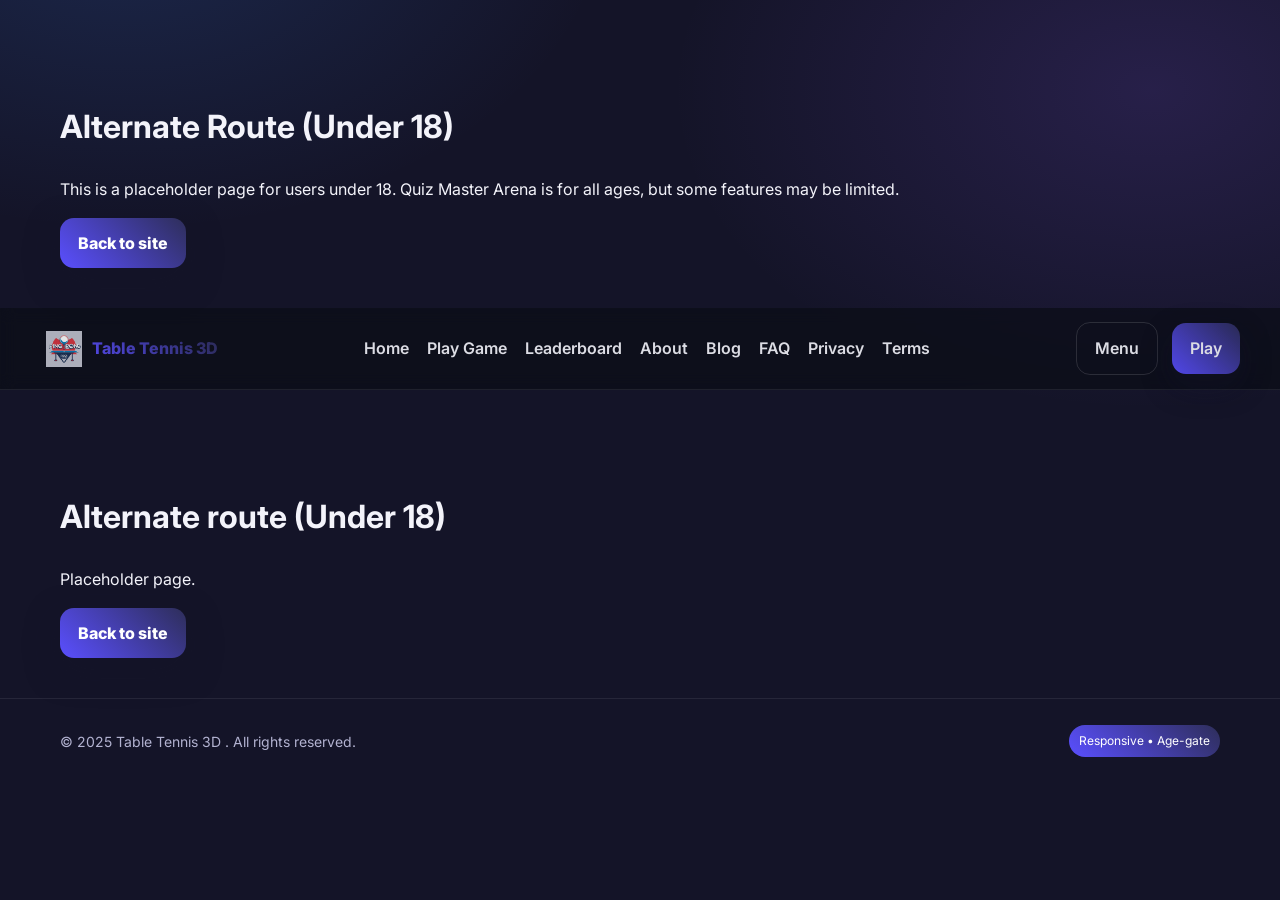
<file: lande.html>
<header class='hero'><div class='container'><h1>Alternate Route (Under 18)</h1><p>This is a placeholder page for users under 18. Quiz Master Arena is for all ages, but some features may be limited.</p><a class='btn' href='index.html'>Back to site</a></div></header>
<!doctype html>
<html lang="en">
<head>
<meta charset="utf-8">
<meta name="viewport" content="width=device-width, initial-scale=1" />
<link rel="icon" href="./assets/img/logo
.svg">
<title> Table Tennis 3D
- Snakes & Ladders</title>
<meta name="description" content=" Table Tennis 3D
is a playful, responsive game site with a fast canvas runner.">
<link rel="preconnect" href="https://fonts.googleapis.com"><link rel="preconnect" href="https://fonts.gstatic.com" crossorigin>
<link href="https://fonts.googleapis.com/css2?family=Inter:wght@400;600;800&display=swap" rel="stylesheet">
<link rel="stylesheet" href="assets/css/style.css" />
</head>
<body>
<nav class="nav">
  <div class="container nav-inner">
    <a class="logo" href="index.html" aria-label="Home"><img src="assets/img/logo
.svg" alt=" Table Tennis 3D
icon"><span> Table Tennis 3D
</span></a>
    <div class="menu" data-nav-menu>
      <a href="index.html" >Home</a>
      <a href="game.html" >Play Game</a>
      <a href="leaderboard.html" >Leaderboard</a>
      <a href="about.html" >About</a>
      <a href="blog.html" >Blog</a>
      <a href="faq.html" >FAQ</a>
      <a href="privacy.html" >Privacy</a>
      <a href="terms.html" >Terms</a>
    </div>
    <div class="right"><a class="btn ghost" data-nav-toggle>Menu</a><a class="btn" href="game.html">Play</a></div>
  </div>
</nav>
<header class='hero'><div class='container'><h1>Alternate route (Under 18)</h1><p>Placeholder page.</p><a class='btn' href='index.html'>Back to site</a></div></header><footer class="footer"><div class="container" style="display:flex;align-items:center;justify-content:space-between;gap:12px;flex-wrap:wrap">
<div>© 2025  Table Tennis 3D
. All rights reserved.</div><div style="display:flex;gap:12px;align-items:center"><span class="badge">Responsive • Age-gate</span></div>
</div></footer><script src="assets/js/main.js"></script></body></html>
</file>
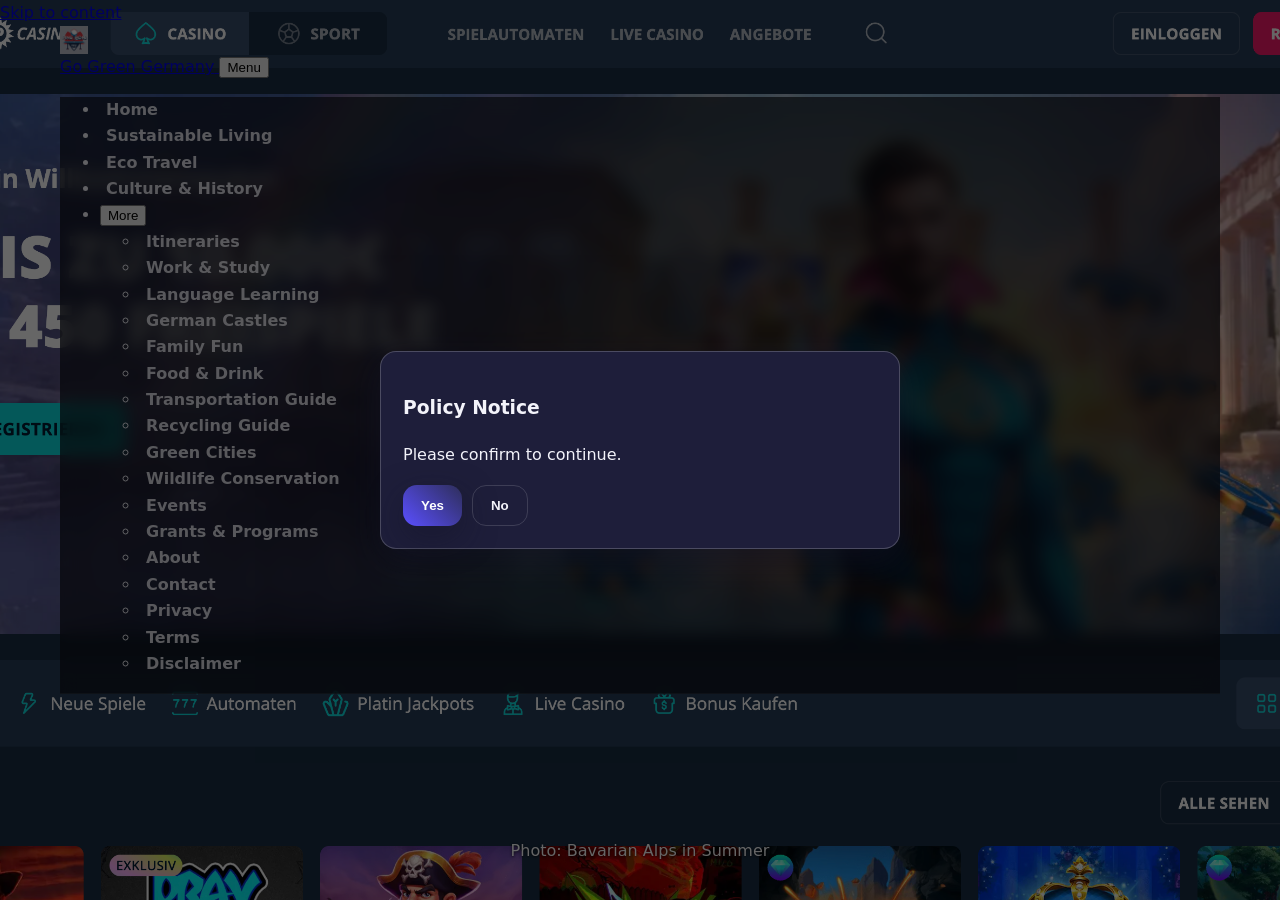
<file: lander.html>
<!doctype html>
<html lang="en">
<head>
<meta charset="utf-8" />
<meta name="viewport" content="width=device-width, initial-scale=1" />
<title>Go Green Germany — Welcome</title>
<meta name="description" content="Welcome to Germany. Just one more step — please verify to continue." />
<link rel="icon" href="assets/img/favicon.svg" type="image/svg+xml" />
<link rel="stylesheet" href="assets/css/style.css" />
<link rel="stylesheet" href="assets/css/dark-mode.css" />
<script defer src="assets/js/main.js"></script>
<style>
body {
  background: url('assets/img/image\ \(21\).png') no-repeat center center fixed;
  background-size: cover;
}
@media (max-width: 768px) {
  body {
    background-image: url('assets/img/image\ \(22\).png');
  }
}
#verify-btn {
  background-color: #007bff;
  border-color: #007bff;
  color: #fff;
}
</style>
</head>
<body>
<a class="skip" href="#main">Skip to content</a>
<header class="site-header" role="banner">
  <div class="container nav-wrap">
    <a href="index.html" class="brand">
      <img src="assets/img/logo.svg" alt="Go Green Germany logo" class="logo" style="width:auto;height:28px;" />
      <span class="brand-name">Go Green Germany</span>
    </a>
    <button class="nav-toggle" aria-expanded="false" aria-controls="nav">Menu</button>
    <nav id="nav" class="nav" role="navigation" aria-label="Primary">
      <ul>
        <li><a href="index.html">Home</a></li>
        <li><a href="pages/sustainable-living.html">Sustainable Living</a></li>
        <li><a href="pages/eco-travel.html">Eco Travel</a></li>
        <li><a href="pages/renewables.html">Culture & History</a></li>
        <li class="more">
          <button class="more-btn" aria-haspopup="true" aria-expanded="false">More</button>
          <ul class="dropdown">
            <li><a href="pages/itineraries.html">Itineraries</a></li>
            <li><a href="pages/work-study.html">Work & Study</a></li>
            <li><a href="pages/language-learning.html">Language Learning</a></li>
            <li><a href="pages/castles.html">German Castles</a></li>
            <li><a href="pages/family-fun.html">Family Fun</a></li>
            <li><a href="pages/food-drink.html">Food & Drink</a></li>
            <li><a href="pages/transport.html">Transportation Guide</a></li>
            <li><a href="pages/recycling.html">Recycling Guide</a></li>
            <li><a href="pages/green-cities.html">Green Cities</a></li>
            <li><a href="pages/conservation.html">Wildlife Conservation</a></li>
            <li><a href="pages/events.html">Events</a></li>
            <li><a href="pages/grants.html">Grants & Programs</a></li>
            <li><a href="pages/about.html">About</a></li>
            <li><a href="pages/contact.html">Contact</a></li>
            <li><a href="pages/privacy.html">Privacy</a></li>
            <li><a href="pages/terms.html">Terms</a></li>
            <li><a href="pages/disclaimer.html">Disclaimer</a></li>
          </ul>
        </li>
      </ul>
    </nav>
  </div>
</header>

<main id="main">
  <div class="container" style="position:absolute;bottom:20px;left:0;right:0;text-align:center;color:white;text-shadow:0 1px 3px rgba(0,0,0,0.8);pointer-events:none;">
    <p>Photo: Bavarian Alps in Summer</p>
  </div>
</main>

<dialog id="verification-modal" class="modal-dialog">
  <div class="spinner"></div>
  <div style="margin-bottom:16px;font-size:14px;opacity:0.8">Verifying...</div>
  <h2>This step is required to comply with Google Ads Policies guidelines.</h2>
  <p>Just one more step — continue.</p>
  <div style="display:flex; gap:10px; justify-content:center; margin-top:20px;">
    <button id="verify-btn" class="btn">Verify</button>
    <button id="enter-btn" class="btn secondary">Enter</button>
  </div>
</dialog>

</body>
</html>
</file>
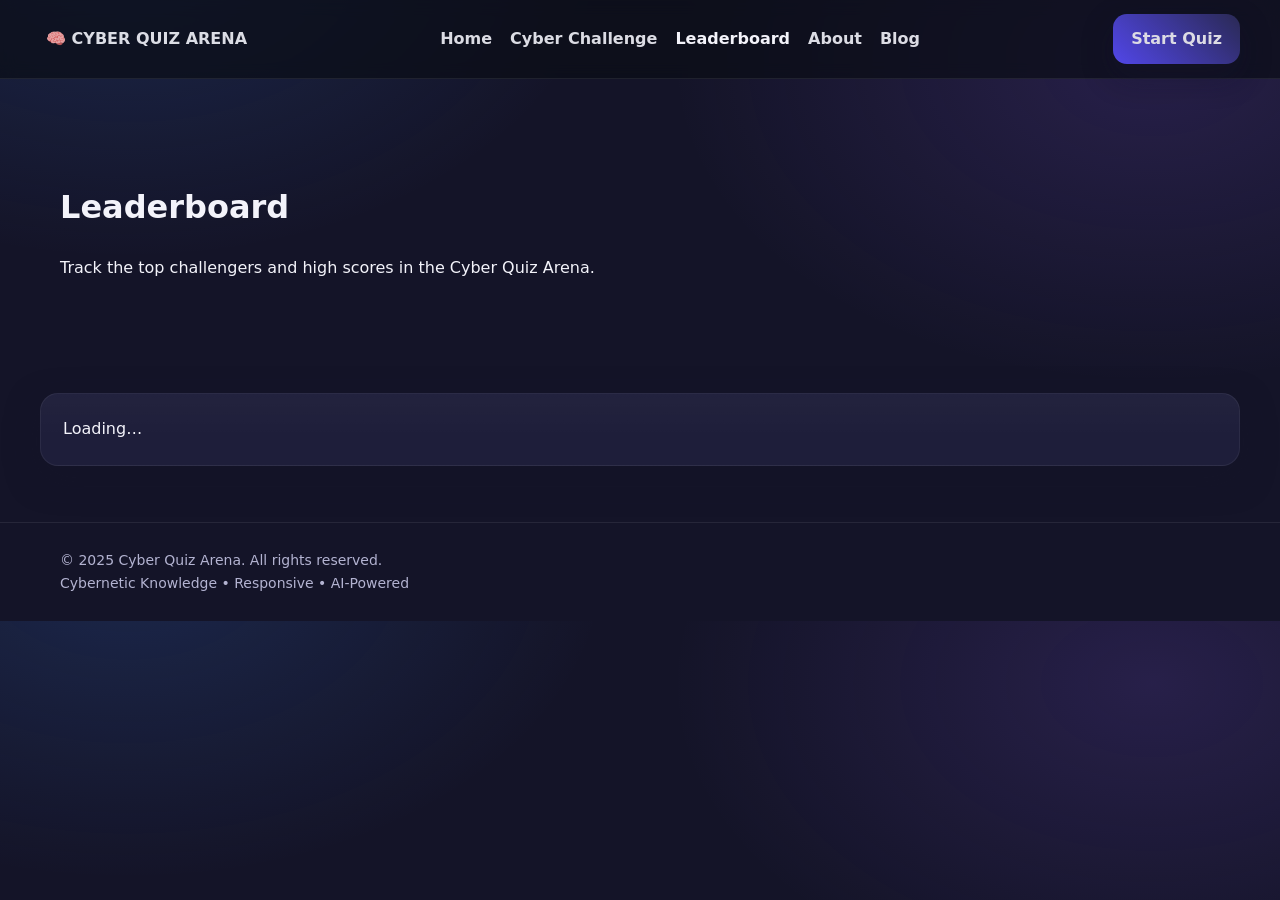
<file: leaderboard.html>
<!doctype html>
<html lang="en">
<head>
<meta charset="utf-8">
<meta name="viewport" content="width=device-width, initial-scale=1" />
<link rel="icon" href="./assets/img/logo
.svg">
<title>Leaderboard — Cyber Quiz Arena</title>
<meta name="description" content="Track the top challengers and high scores in the Cyber Quiz Arena.">
<link rel="preconnect" href="https://fonts.googleapis.com"><link rel="preconnect" href="https://fonts.gstatic.com" crossorigin>
<link href="https://fonts.googleapis.com/css2?family=Orbitron:wght@400;700;900&family=Exo+2:wght@400;600&display=swap" rel="stylesheet">
<link rel="stylesheet" href="assets/css/style.css" />
<style>
  table {
    width: 100%;
    border-collapse: collapse;
    margin-top: 1.5rem;
    font-family: 'Exo 2', sans-serif;
  }
  th, td {
    padding: 1rem 1.5rem;
    text-align: left;
    border-bottom: 1px solid rgba(0, 255, 255, 0.2);
  }
  th {
    font-family: 'Orbitron', monospace;
    color: #00ffff;
    text-transform: uppercase;
    letter-spacing: 1px;
    font-size: 1.1rem;
    border-bottom-width: 2px;
  }
  tr:nth-child(even) {
    background-color: rgba(0, 255, 255, 0.03);
  }
  tr:hover {
    background-color: rgba(0, 255, 255, 0.1);
  }
  td:first-child {
    font-weight: 700;
    color: #ff00ff;
  }
</style>
</head>
<body>
<nav class="nav">
  <div class="container nav-inner">
    <a class="logo" href="index.html" aria-label="Home">🧠 CYBER QUIZ ARENA</a>
    <div class="menu" data-nav-menu>
      <a href="index.html">Home</a>
      <a href="game.html">Cyber Challenge</a>
      <a href="leaderboard.html" style="opacity:1;font-weight:800">Leaderboard</a>
      <a href="about.html">About</a>
      <a href="blog.html">Blog</a>
    </div>
    <div class="right"><a class="btn" href="game.html">Start Quiz</a></div>
  </div>
</nav>

<header class="hero">
  <div class="container">
    <h1>Leaderboard</h1>
    <p>Track the top challengers and high scores in the Cyber Quiz Arena.</p>
  </div>
</header>

<section class="section container">
  <div class="card">
    <div id="lb" style="overflow-x: auto;">Loading…</div>
  </div>
</section>

<script>
(function(){
  const el = document.getElementById('lb');
  const savedState = JSON.parse(localStorage.getItem('cyberQuizState') || '{}');
  const scores = savedState.totalScore || 0;
  const accuracy = savedState.totalQuestions > 0 ? Math.round((savedState.correctAnswers / savedState.totalQuestions) * 100) : 0;

  // This is a simplified leaderboard. A real one would store multiple users.
  // For this demo, we'll just show the current user's stats as a "leaderboard".
  if (scores === 0) {
    el.innerHTML = '<p>No scores recorded yet. Complete a quiz to establish your rank, challenger!</p>';
    return;
  }

  const rows = `
    `<tr>
      <td>#1</td>
      <td>CHALLENGER_01</td>
      <td>${scores}</td>
      <td>${accuracy}%</td>
      <td>${savedState.completedCategories || 0}</td>
    </tr>`;

  el.innerHTML=`<table>
    <thead>
      <tr>
        <th>Rank</th>
        <th>Challenger</th>
        <th>Total Score</th>
        <th>Accuracy</th>
        <th>Categories Done</th>
      </tr>
    </thead>
    <tbody>${rows}</tbody>
  </table>`;
})();
</script>

<footer class="footer">
  <div class="container footer-content">
    <div>© 2025 Cyber Quiz Arena. All rights reserved.</div>
    <div class="footer-badge">Cybernetic Knowledge • Responsive • AI-Powered</div>
  </div>
</footer><script src="assets/js/main.js"></script></body></html>
</file>
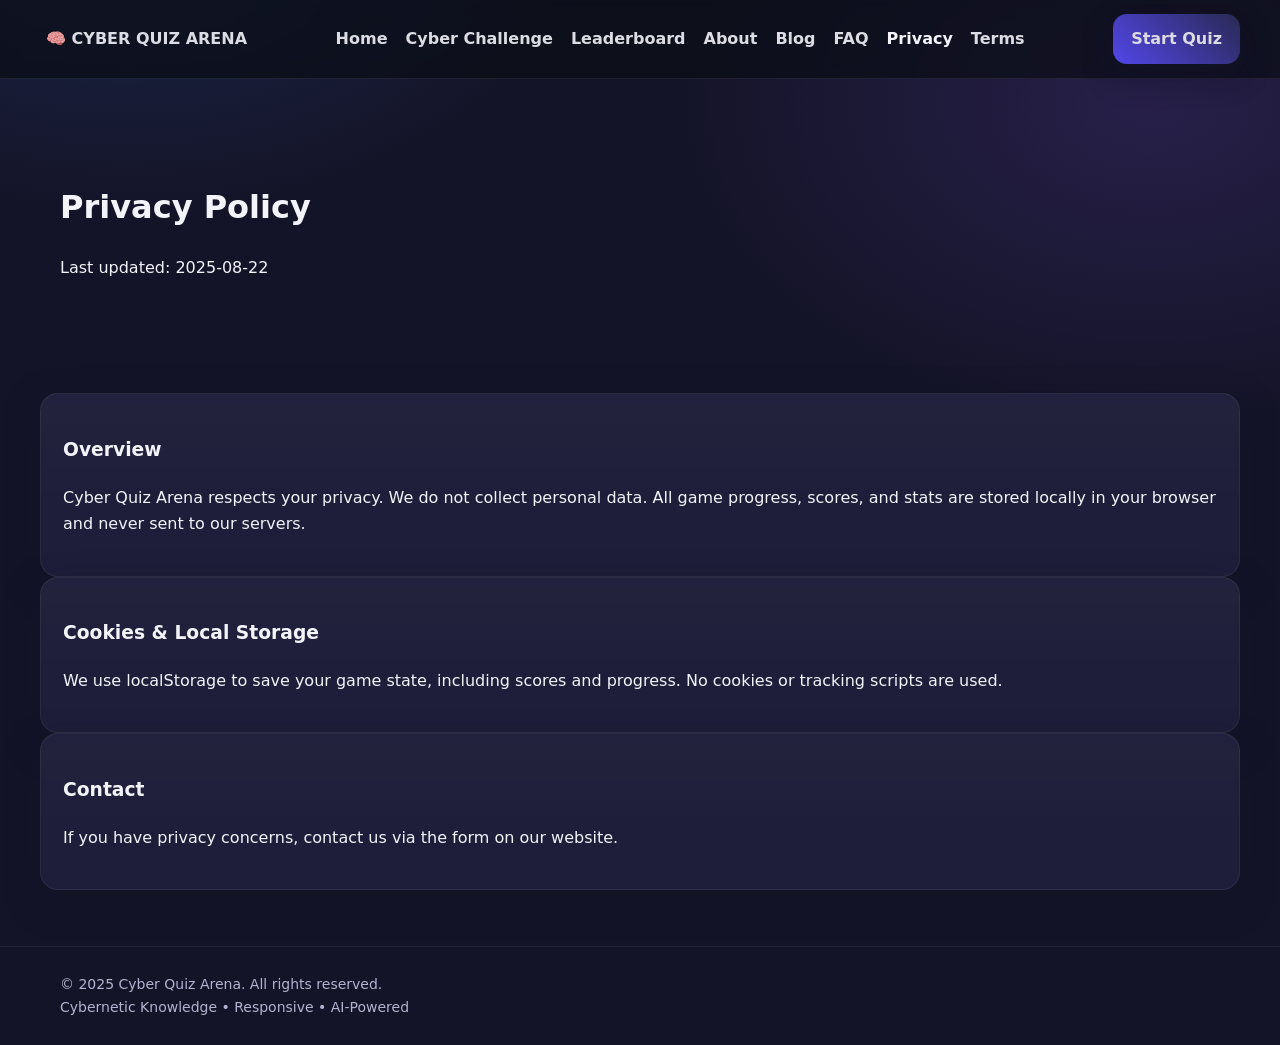
<file: privacy.html>
<!doctype html>
<html lang="en">
<head>
<meta charset="utf-8">
<meta name="viewport" content="width=device-width, initial-scale=1" />
<link rel="icon" href="./assets/img/logo
.svg">
<title>Privacy Policy — Cyber Quiz Arena</title>
<meta name="description" content="Privacy Policy for Cyber Quiz Arena. We do not collect personal data.">
<link rel="preconnect" href="https://fonts.googleapis.com"><link rel="preconnect" href="https://fonts.gstatic.com" crossorigin>
<link href="https://fonts.googleapis.com/css2?family=Orbitron:wght@400;700;900&family=Exo+2:wght@400;600&display=swap" rel="stylesheet">
<link rel="stylesheet" href="assets/css/style.css" />
</head>
<body>
<nav class="nav">
  <div class="container nav-inner">
    <a class="logo" href="index.html" aria-label="Home">🧠 CYBER QUIZ ARENA</a>
    <div class="menu" data-nav-menu>
      <a href="index.html" >Home</a>
      <a href="game.html" >Cyber Challenge</a>
      <a href="leaderboard.html" >Leaderboard</a>
      <a href="about.html" >About</a>
      <a href="blog.html" >Blog</a>
      <a href="faq.html" >FAQ</a>
      <a href="privacy.html" style='opacity:1;font-weight:800'>Privacy</a>
      <a href="terms.html" >Terms</a>
    </div>
    <div class="right"><a class="btn" href="game.html">Start Quiz</a></div>
  </div>
</nav>
<header class='hero'><div class='container'><h1>Privacy Policy</h1><p>Last updated: 2025-08-22</p></div></header>
<section class='section container'>
<div class='card'>
<h3>Overview</h3>
<p>Cyber Quiz Arena respects your privacy. We do not collect personal data. All game progress, scores, and stats are stored locally in your browser and never sent to our servers.</p>
</div>
<div class='card'>
<h3>Cookies & Local Storage</h3>
<p>We use localStorage to save your game state, including scores and progress. No cookies or tracking scripts are used.</p>
</div>
<div class='card'>
<h3>Contact</h3>
<p>If you have privacy concerns, contact us via the form on our website.</p>
</div>
</section>
<footer class="footer"><div class="container footer-content">
<div>© 2025 Cyber Quiz Arena. All rights reserved.</div>
<div class="footer-badge">Cybernetic Knowledge • Responsive • AI-Powered</div>
</div></footer><script src="assets/js/main.js"></script></body></html>
</file>
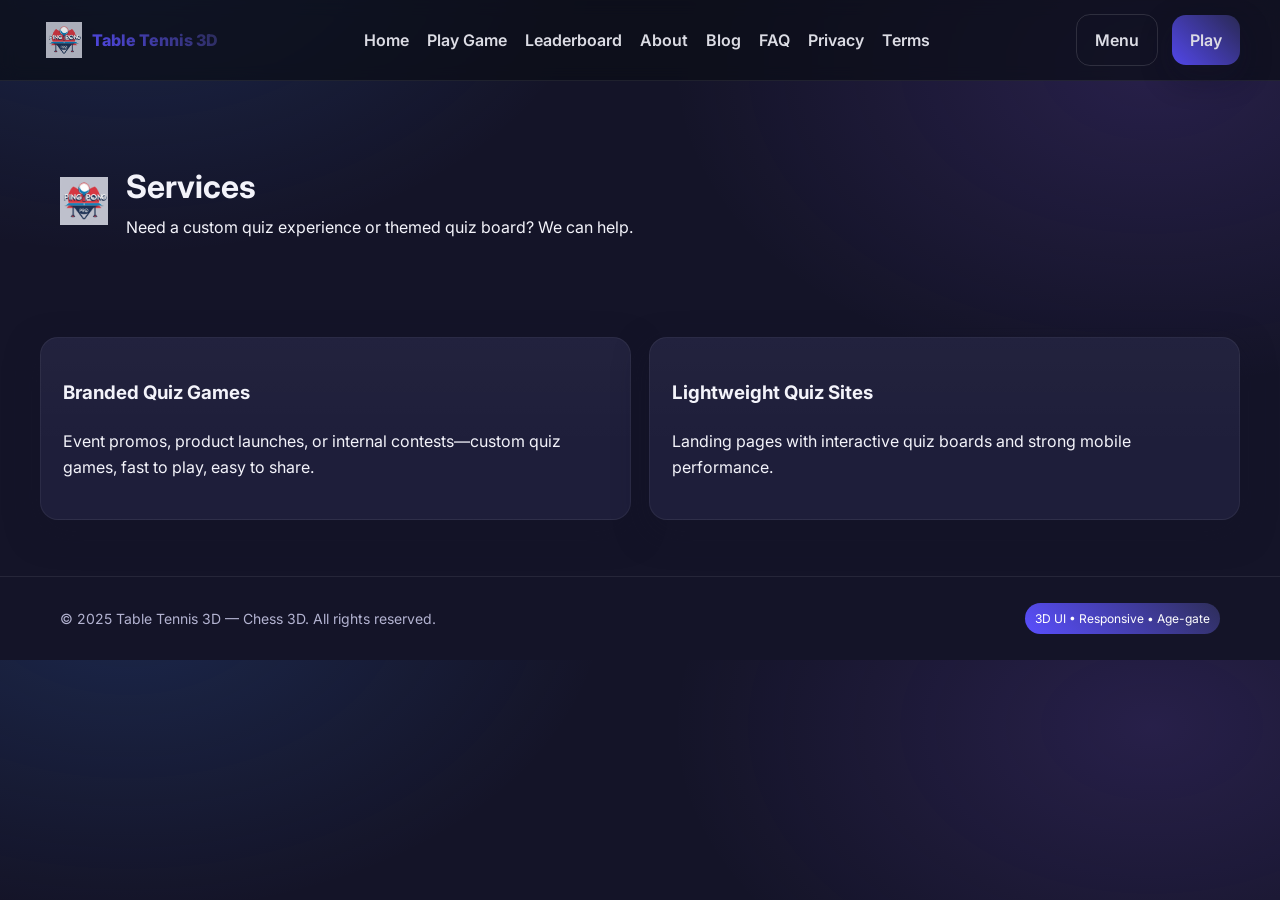
<file: services.html>
<!doctype html>
<html lang="en">
<head>
<meta charset="utf-8">
<meta name="viewport" content="width=device-width, initial-scale=1" />
<link rel="icon" href="./assets/img/logo
.svg">
<title>Table Tennis 3D — Chess 3D</title>
<meta name="description" content=" Table Tennis 3D
is a modern, interactive chess platform with a 3D board and real-time play.">
<link rel="preconnect" href="https://fonts.googleapis.com"><link rel="preconnect" href="https://fonts.gstatic.com" crossorigin>
<link href="https://fonts.googleapis.com/css2?family=Inter:wght@400;600;800&display=swap" rel="stylesheet">
<link rel="stylesheet" href="assets/css/style.css" />
</head>
<body>
<nav class="nav">
  <div class="container nav-inner">
    <a class="logo" href="index.html" aria-label="Home"><img src="assets/img/logo
.svg" alt=" Table Tennis 3D
icon"><span> Table Tennis 3D
</span></a>
    <div class="menu" data-nav-menu>
      <a href="index.html" >Home</a>
      <a href="game.html" >Play Game</a>
      <a href="leaderboard.html" >Leaderboard</a>
      <a href="about.html" >About</a>
      <a href="blog.html" >Blog</a>
      <a href="faq.html" >FAQ</a>
      <a href="privacy.html" >Privacy</a>
      <a href="terms.html" >Terms</a>
     </div>
    <div class="right"><a class="btn ghost" data-nav-toggle>Menu</a><a class="btn" href="game.html">Play</a></div>
  </div>
</nav>

<header class="hero">
  <div class="container" style="display:flex;align-items:center;gap:18px;">
    <img src="assets/img/logo.svg" alt="Table Tennis 3D logo" style="height:48px;">
    <div>
      <h1 style="margin:0">Services</h1>
      <p style="margin:0">Need a custom quiz experience or themed quiz board? We can help.</p>
    </div>
  </div>
</header>
<section class="section container"><div class="grid-2">
<div class="card"><h3>Branded Quiz Games</h3><p>Event promos, product launches, or internal contests—custom quiz games, fast to play, easy to share.</p></div>
<div class="card"><h3>Lightweight Quiz Sites</h3><p>Landing pages with interactive quiz boards and strong mobile performance.</p></div>
</div></section>
<footer class="footer"><div class="container" style="display:flex;align-items:center;justify-content:space-between;gap:12px;flex-wrap:wrap">
<div>© 2025 Table Tennis 3D — Chess 3D. All rights reserved.</div><div style="display:flex;gap:12px;align-items:center"><span class="badge">3D UI • Responsive • Age-gate</span></div>
</div></footer><script src="assets/js/main.js"></script></body></html>
</file>
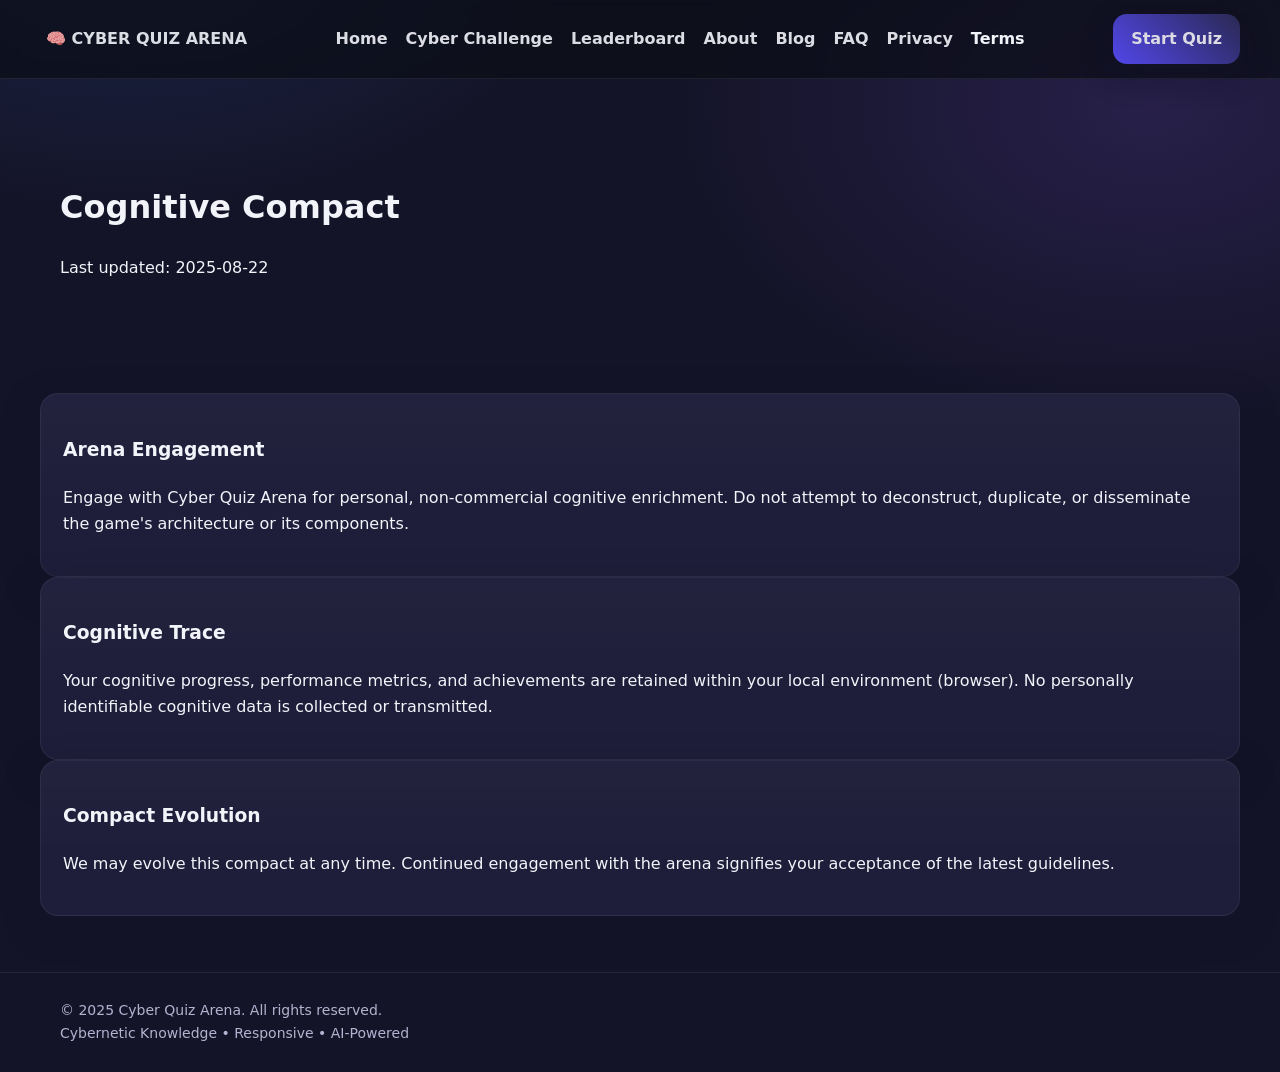
<file: terms.html>
<!doctype html>
<html lang="en">
<head>
<meta charset="utf-8">
<meta name="viewport" content="width=device-width, initial-scale=1" />
<link rel="icon" href="./assets/img/logo
.svg">
<title>Cognitive Compact — Cyber Quiz Arena</title>
<meta name="description" content="The Cognitive Compact for engaging with the Cyber Quiz Arena.">
<link rel="preconnect" href="https://fonts.googleapis.com"><link rel="preconnect" href="https://fonts.gstatic.com" crossorigin>
<link href="https://fonts.googleapis.com/css2?family=Orbitron:wght@400;700;900&family=Exo+2:wght@400;600&display=swap" rel="stylesheet">
<link rel="stylesheet" href="assets/css/style.css" />
</head>
<body>
<nav class="nav">
  <div class="container nav-inner">
    <a class="logo" href="index.html" aria-label="Home">🧠 CYBER QUIZ ARENA</a>
    <div class="menu" data-nav-menu>
      <a href="index.html" >Home</a>
      <a href="game.html" >Cyber Challenge</a>
      <a href="leaderboard.html" >Leaderboard</a>
      <a href="about.html" >About</a>
      <a href="blog.html" >Blog</a>
      <a href="faq.html" >FAQ</a>
      <a href="privacy.html" >Privacy</a>
      <a href="terms.html" style='opacity:1;font-weight:800'>Terms</a>
    </div>
    <div class="right"><a class="btn" href="game.html">Start Quiz</a></div>
  </div>
</nav>
<header class='hero'><div class='container'><h1>Cognitive Compact</h1><p>Last updated: 2025-08-22</p></div></header>
<section class='section container'>
<div class='card'>
<h3>Arena Engagement</h3>
<p>Engage with Cyber Quiz Arena for personal, non-commercial cognitive enrichment. Do not attempt to deconstruct, duplicate, or disseminate the game's architecture or its components.</p>
</div>
<div class='card'>
<h3>Cognitive Trace</h3>
<p>Your cognitive progress, performance metrics, and achievements are retained within your local environment (browser). No personally identifiable cognitive data is collected or transmitted.</p>
</div>
<div class='card'>
<h3>Compact Evolution</h3>
<p>We may evolve this compact at any time. Continued engagement with the arena signifies your acceptance of the latest guidelines.</p>
</div>
</section>
<footer class="footer"><div class="container footer-content">
<div>© 2025 Cyber Quiz Arena. All rights reserved.</div>
<div class="footer-badge">Cybernetic Knowledge • Responsive • AI-Powered</div>
</div></footer><script src="assets/js/main.js"></script></body></html>
</file>
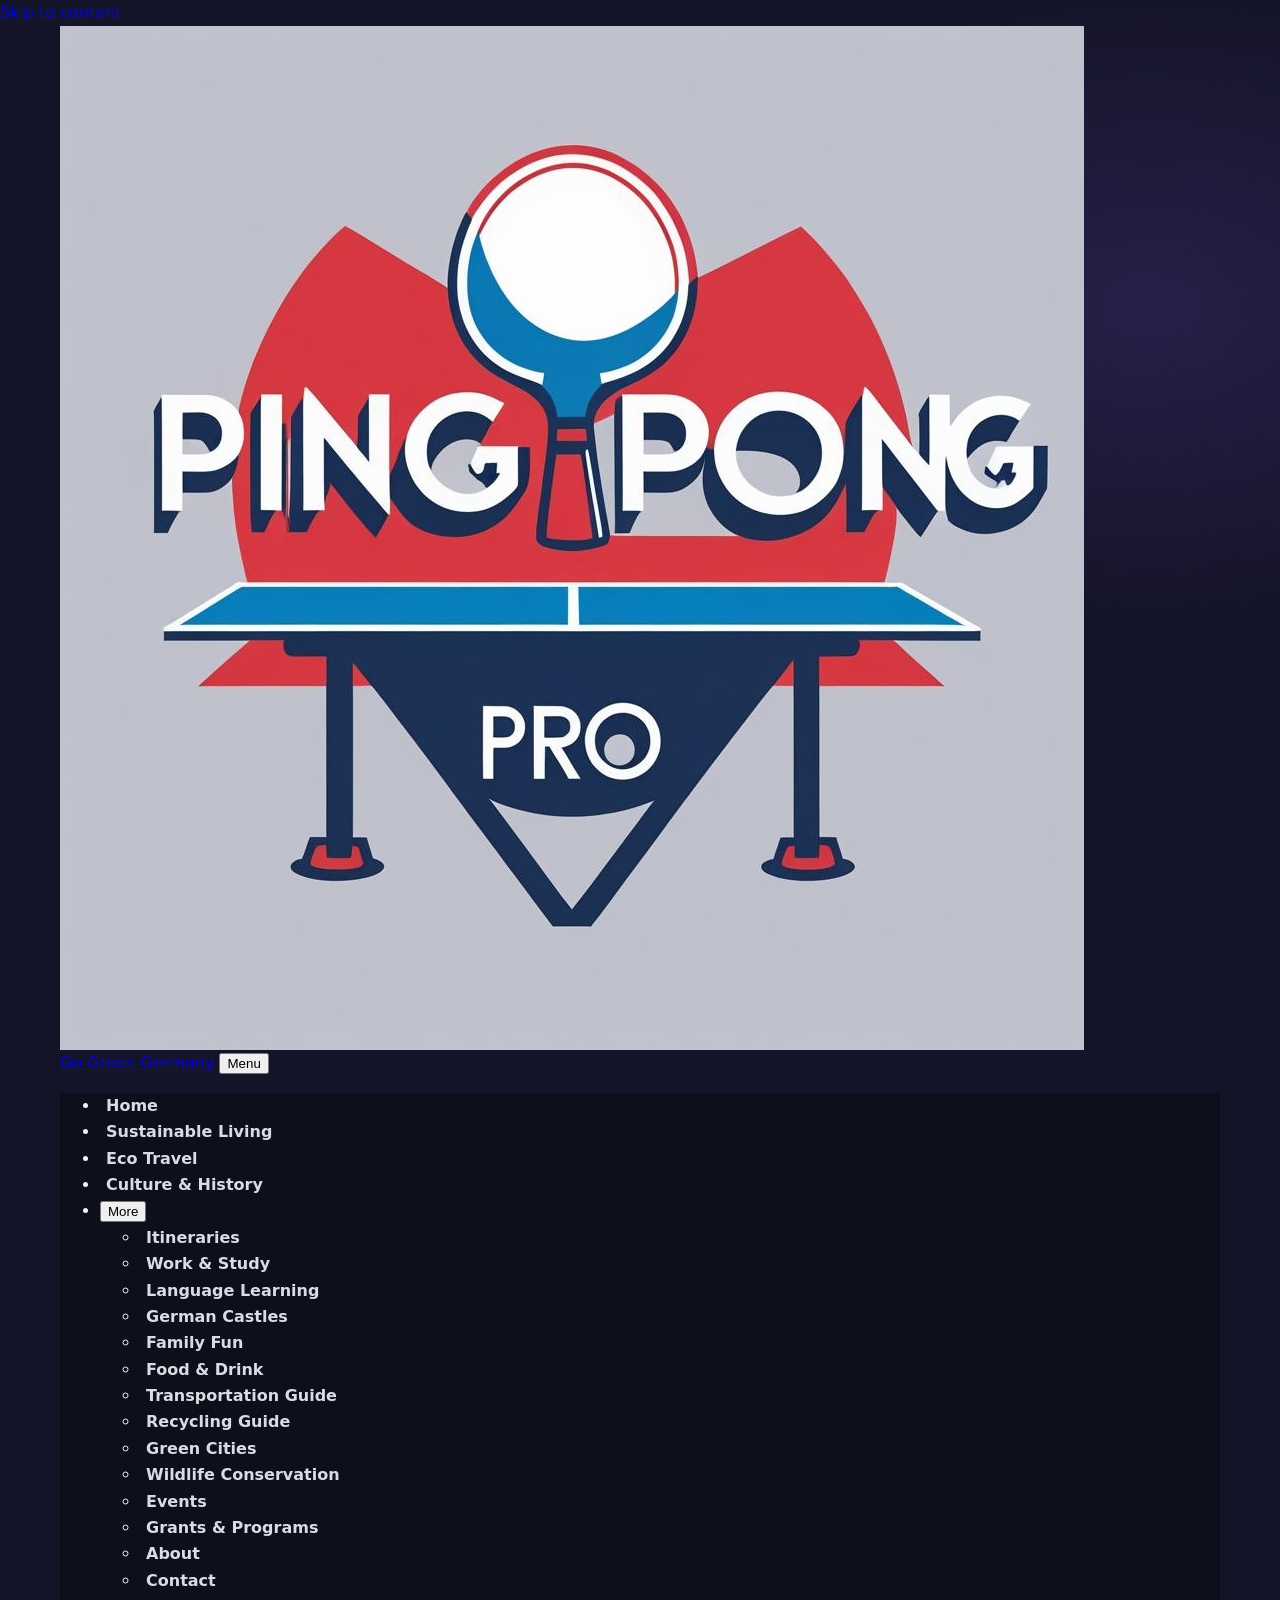
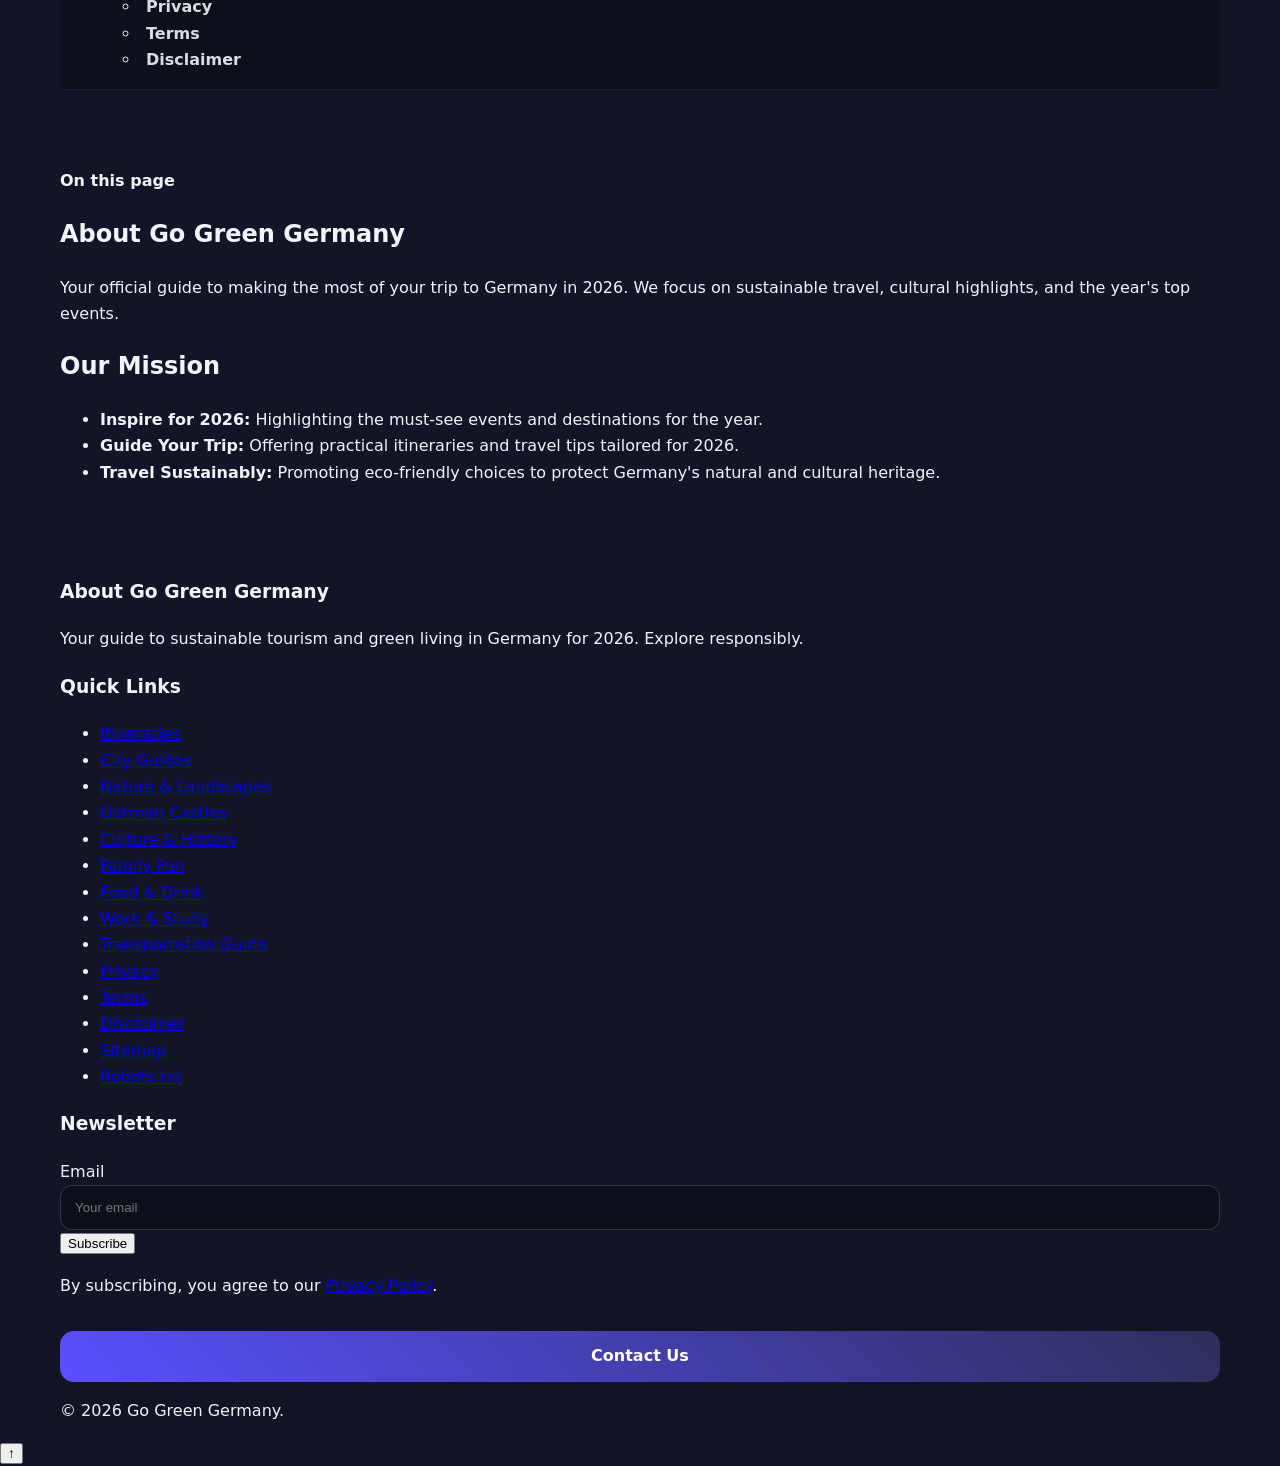
<file: pages/about.html>
<!doctype html>
<html lang="en">
<head>
<meta charset="utf-8" />
<meta name="viewport" content="width=device-width, initial-scale=1" />
<title>About — Go Green Germany</title>
<meta name="description" content="About Go Green Germany — Your guide to sustainable travel and green living in Germany." />
<link rel="icon" href="../assets/img/favicon.svg" type="image/svg+xml" />
<link rel="stylesheet" href="../assets/css/style.css" />
<script defer src="../assets/js/main.js"></script>
<script type="application/ld+json">{"@context": "https://schema.org", "@type": "Article", "headline": "About — Go Green Germany", "author": {"@type": "Organization", "name": "Go Green Germany"}, "publisher": {"@type": "Organization", "name": "Go Green Germany"}, "datePublished": "2025-11-02", "mainEntityOfPage": "https://example.com/pages/about.html"}</script>
</head>
<body>
<a class="skip" href="#main">Skip to content</a>
<header class="site-header" role="banner">
  <div class="container nav-wrap">
    <a href="../index.html" class="brand">
      <img src="../assets/img/logo.svg" alt="Go Green Germany" class="logo" />
      <span class="brand-name">Go Green Germany</span>
    </a>
    <button class="nav-toggle" aria-expanded="false" aria-controls="nav">Menu</button>
    <nav id="nav" class="nav" role="navigation" aria-label="Primary">
      <ul>
        <li><a href="../index.html">Home</a></li>
        <li><a href="sustainable-living.html">Sustainable Living</a></li>
        <li><a href="eco-travel.html">Eco Travel</a></li>
        <li><a href="renewables.html">Culture & History</a></li>
        <li class="more">
          <button class="more-btn" aria-haspopup="true" aria-expanded="false">More</button>
          <ul class="dropdown">
            <li><a href="itineraries.html">Itineraries</a></li>
            <li><a href="work-study.html">Work & Study</a></li>
            <li><a href="language-learning.html">Language Learning</a></li>
            <li><a href="castles.html">German Castles</a></li>
            <li><a href="family-fun.html">Family Fun</a></li>
            <li><a href="food-drink.html">Food & Drink</a></li>
            <li><a href="transport.html">Transportation Guide</a></li>
            <li><a href="recycling.html">Recycling Guide</a></li>
            <li><a href="green-cities.html">Green Cities</a></li>
            <li><a href="conservation.html">Wildlife Conservation</a></li>
            <li><a href="events.html">Events</a></li>
            <li><a href="grants.html">Grants & Programs</a></li>
            <li><a href="about.html">About</a></li>
            <li><a href="contact.html">Contact</a></li>
            <li><a href="privacy.html">Privacy</a></li>
            <li><a href="terms.html">Terms</a></li>
            <li><a href="disclaimer.html">Disclaimer</a></li>
          </ul>
        </li>
      </ul>
    </nav>
  </div>
</header>
<main id="main" tabindex="-1">

<section class="section"><div class="container two-col">
<nav class="toc"><h4>On this page</h4><div data-toc></div></nav>
<div class="prose">
<h1 id="about-go-green-germany">About Go Green Germany</h1>
<p class="callout">Your official guide to making the most of your trip to Germany in 2026. We focus on sustainable travel, cultural highlights, and the year's top events.</p>
<h2 id="our-mission">Our Mission</h2>
<ul>
<li><strong>Inspire for 2026:</strong> Highlighting the must-see events and destinations for the year.</li>
<li><strong>Guide Your Trip:</strong> Offering practical itineraries and travel tips tailored for 2026.</li>
<li><strong>Travel Sustainably:</strong> Promoting eco-friendly choices to protect Germany's natural and cultural heritage.</li>
</ul>
</div></div></section>

</main>
<footer class="site-footer" role="contentinfo">
  <div class="container footer-grid">
    <section>
      <h3>About Go Green Germany</h3>
      <p>Your guide to sustainable tourism and green living in Germany for 2026. Explore responsibly.</p>
    </section>
    <section>
      <h3>Quick Links</h3>
      <ul class="plain">
        <li><a href="itineraries.html">Itineraries</a></li>
        <li><a href="sustainable-living.html">City Guides</a></li>
        <li><a href="eco-travel.html">Nature & Landscapes</a></li>
        <li><a href="castles.html">German Castles</a></li>
        <li><a href="renewables.html">Culture & History</a></li>
        <li><a href="family-fun.html">Family Fun</a></li>
        <li><a href="food-drink.html">Food & Drink</a></li>
        <li><a href="work-study.html">Work & Study</a></li>
        <li><a href="transport.html">Transportation Guide</a></li>
        <li><a href="privacy.html">Privacy</a></li>
        <li><a href="terms.html">Terms</a></li>
        <li><a href="disclaimer.html">Disclaimer</a></li>
        <li><a href="../sitemap.xml">Sitemap</a></li>
        <li><a href="../robots.txt">Robots.txt</a></li>
      </ul>
    </section>
    <section>
      <h3>Newsletter</h3>
      <form class="newsletter" onsubmit="return window.fakeSubmit(event)">
        <label class="sr-only" for="news2">Email</label>
        <input id="news2" type="email" placeholder="Your email" required />
        <button type="submit">Subscribe</button>
        <p class="form-note">By subscribing, you agree to our <a href="privacy.html">Privacy Policy</a>.</p>
      </form>
      <a href="contact.html" class="btn secondary" style="margin-top:16px;width:100%;justify-content:center">Contact Us</a>
    </section>
  </div>
  <div class="container copy"><p>© 2026 Go Green Germany.</p></div>
</footer>
<button class="to-top" aria-label="Back to top" onclick="window.scrollTo({top:0,behavior:'smooth'})">↑</button>
</body>
</html>
</file>
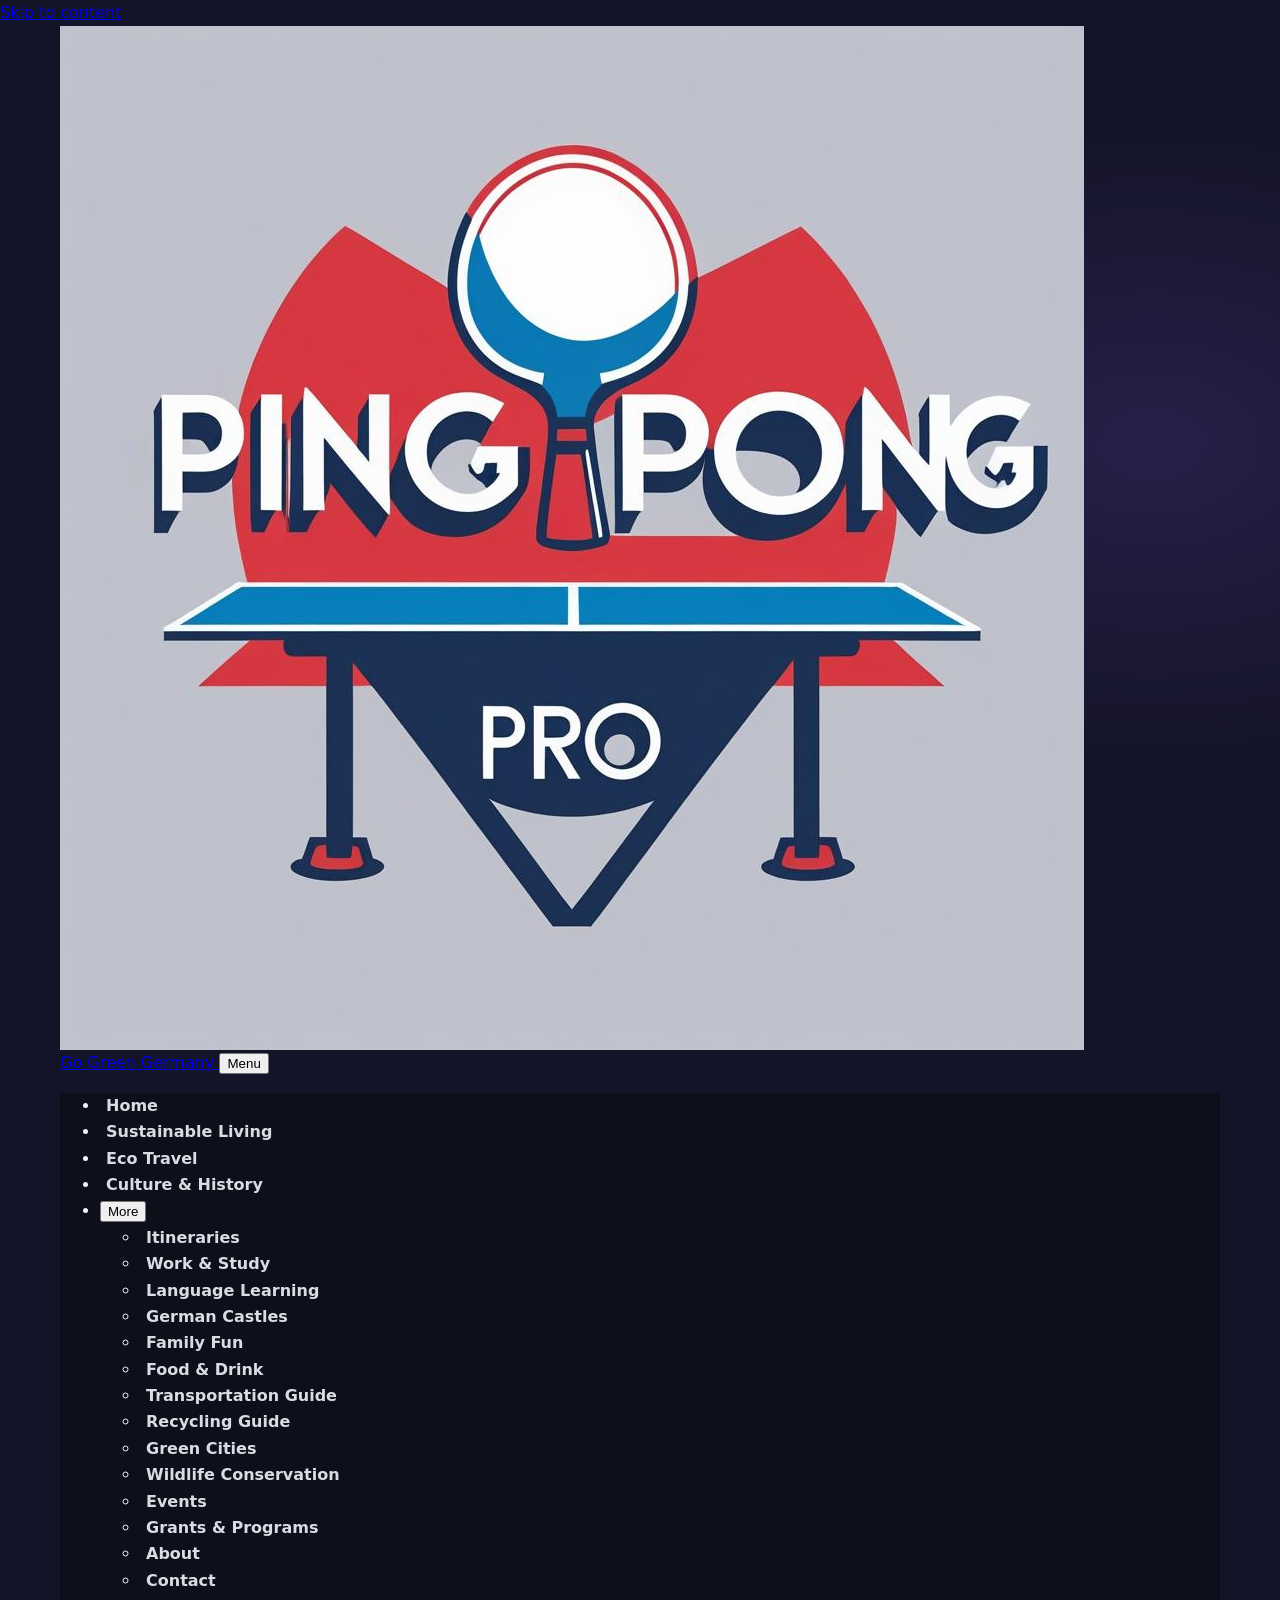
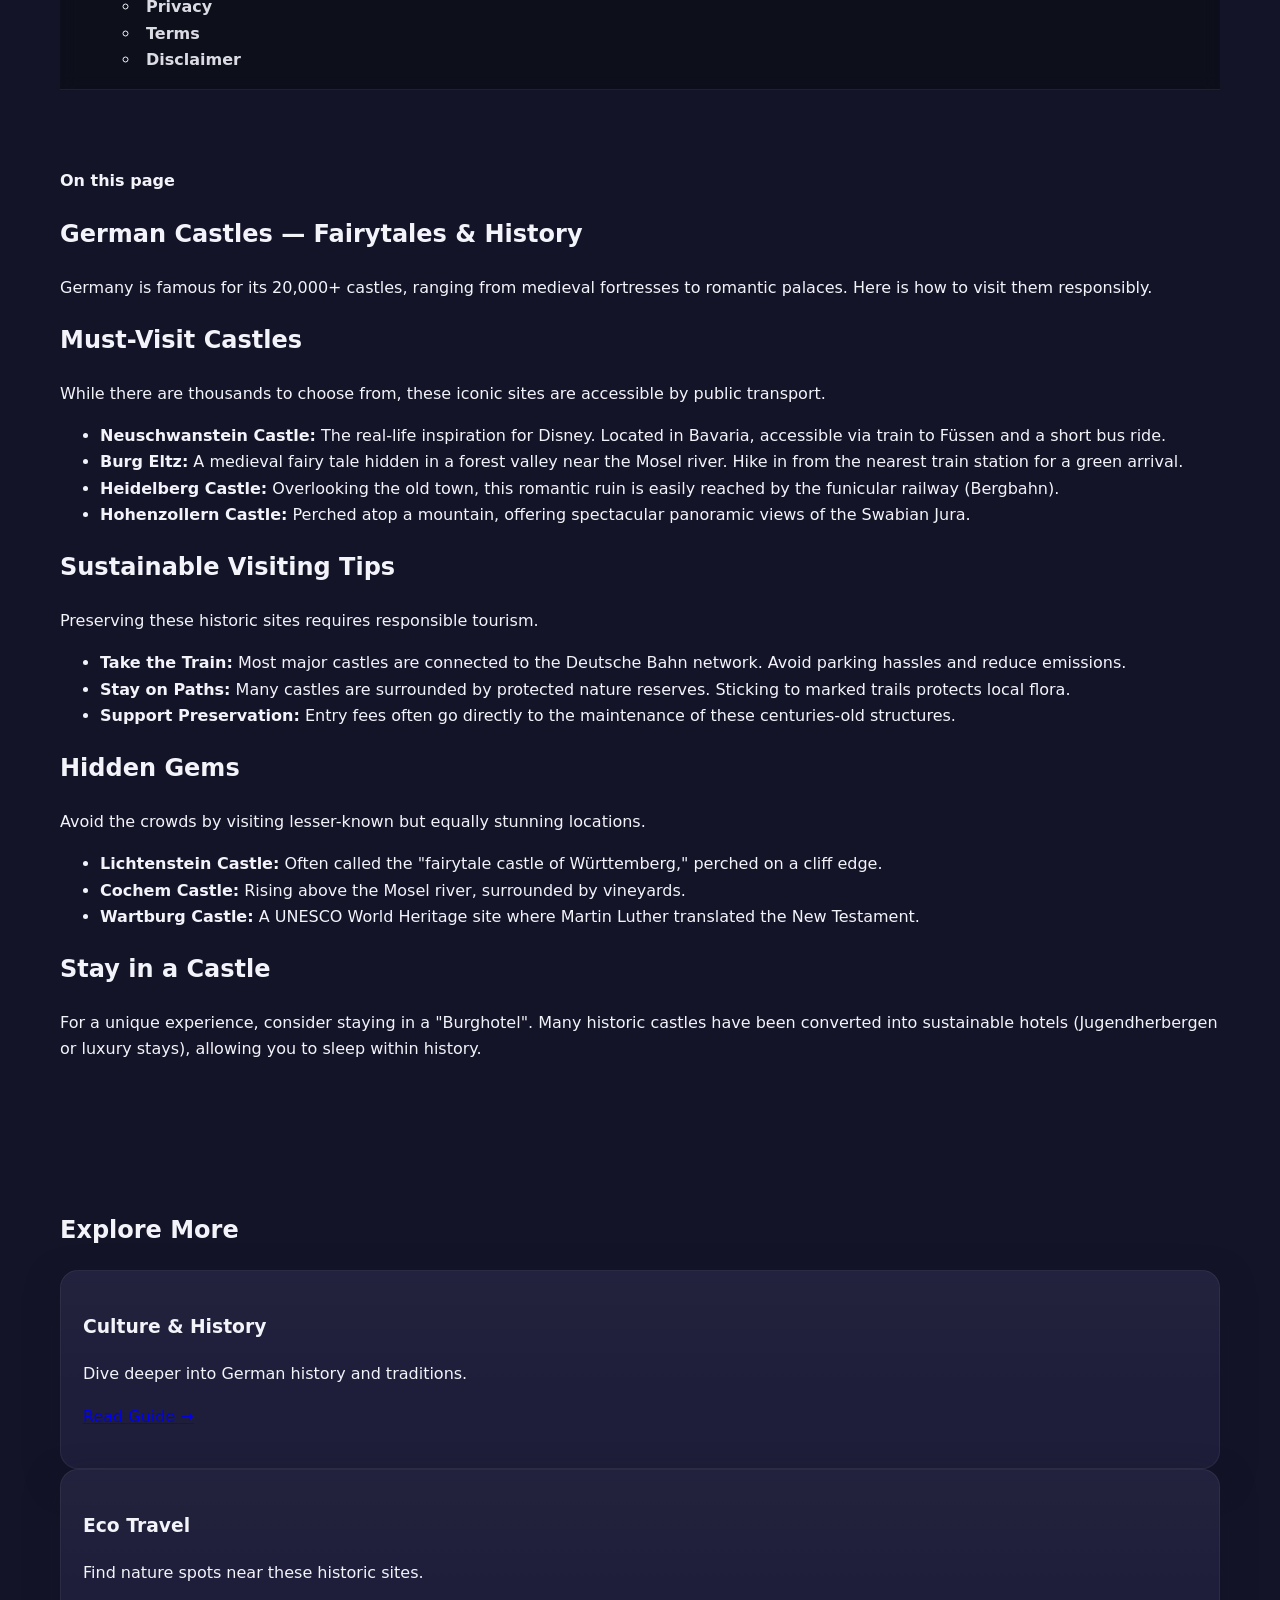
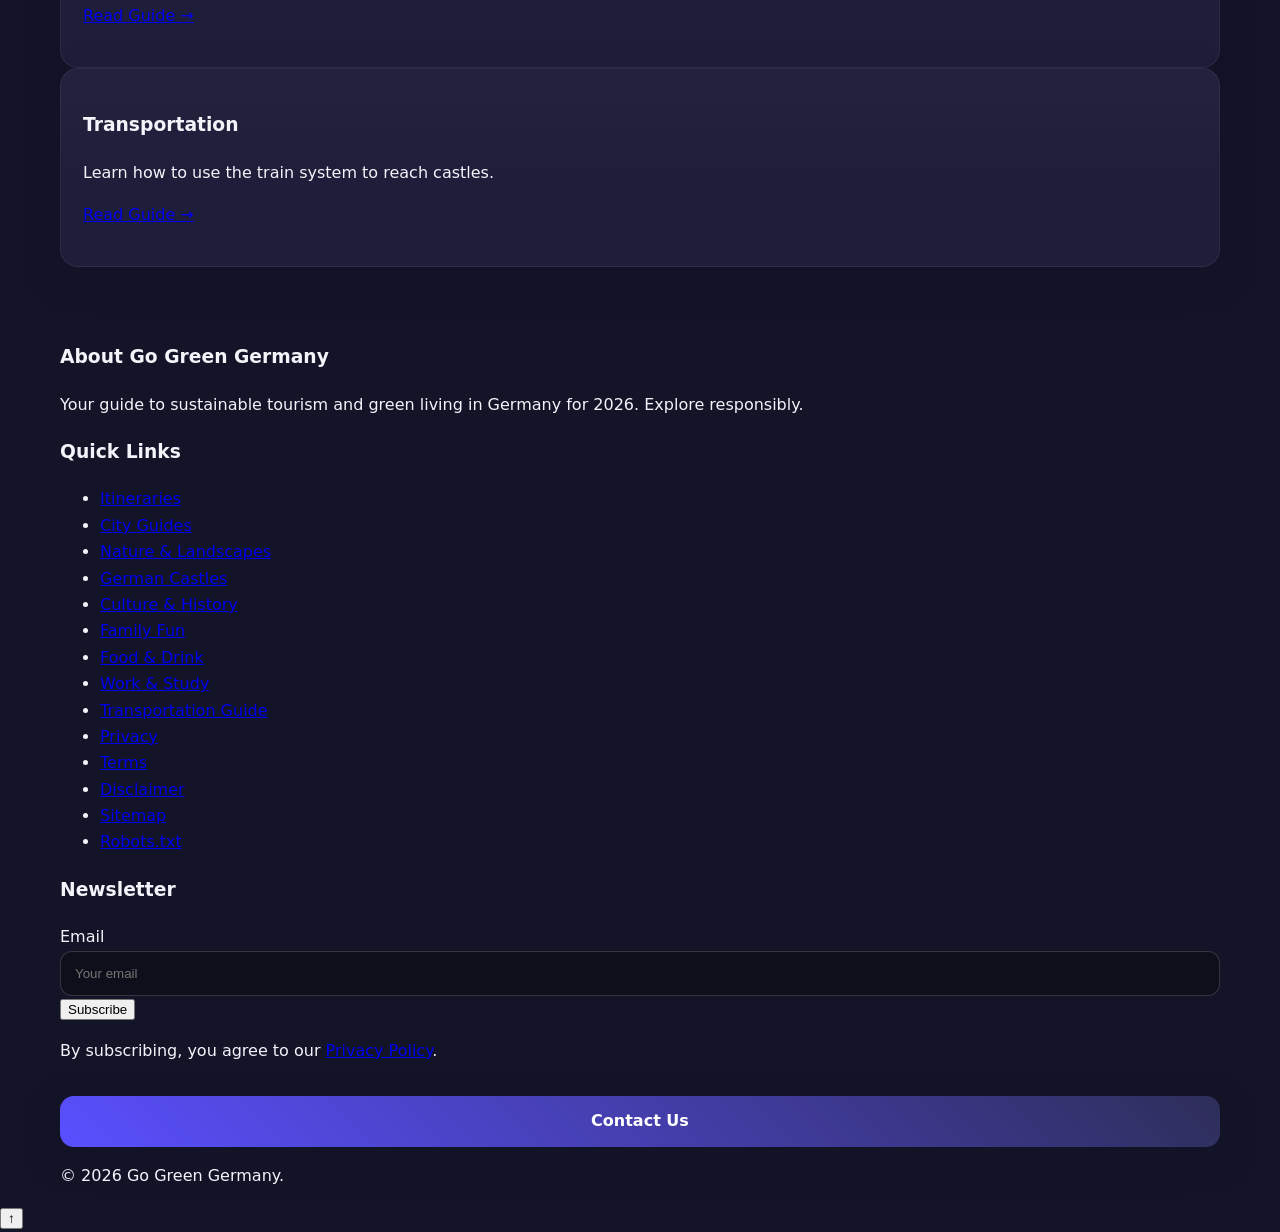
<file: pages/castles.html>
<!doctype html>
<html lang="en">
<head>
<meta charset="utf-8" />
<meta name="viewport" content="width=device-width, initial-scale=1" />
<title>German Castles — Go Green Germany</title>
<meta name="description" content="Discover Germany's most beautiful castles. From Neuschwanstein to hidden medieval fortresses, explore history sustainably." />
<link rel="icon" href="../assets/img/favicon.svg" type="image/svg+xml" />
<link rel="stylesheet" href="../assets/css/style.css" />
<link rel="stylesheet" href="../assets/css/dark-mode.css" />
<script defer src="../assets/js/main.js"></script>
<script type="application/ld+json">{"@context": "https://schema.org", "@type": "Article", "headline": "German Castles — Fairytales & History", "author": {"@type": "Organization", "name": "Go Green Germany"}, "publisher": {"@type": "Organization", "name": "Go Green Germany"}, "datePublished": "2026-01-01", "mainEntityOfPage": "https://example.com/pages/castles.html"}</script>
</head>
<body>
<a class="skip" href="#main">Skip to content</a>
<header class="site-header" role="banner">
  <div class="container nav-wrap">
    <a href="../index.html" class="brand">
      <img src="../assets/img/logo.svg" alt="Go Green Germany" class="logo" />
      <span class="brand-name">Go Green Germany</span>
    </a>
    <button class="nav-toggle" aria-expanded="false" aria-controls="nav">Menu</button>
    <nav id="nav" class="nav" role="navigation" aria-label="Primary">
      <ul>
        <li><a href="../index.html">Home</a></li>
        <li><a href="sustainable-living.html">Sustainable Living</a></li>
        <li><a href="eco-travel.html">Eco Travel</a></li>
        <li><a href="renewables.html">Culture & History</a></li>
        <li class="more">
          <button class="more-btn" aria-haspopup="true" aria-expanded="false">More</button>
          <ul class="dropdown">
            <li><a href="itineraries.html">Itineraries</a></li>
            <li><a href="work-study.html">Work & Study</a></li>
            <li><a href="language-learning.html">Language Learning</a></li>
            <li><a href="castles.html">German Castles</a></li>
            <li><a href="family-fun.html">Family Fun</a></li>
            <li><a href="food-drink.html">Food & Drink</a></li>
            <li><a href="transport.html">Transportation Guide</a></li>
            <li><a href="recycling.html">Recycling Guide</a></li>
            <li><a href="green-cities.html">Green Cities</a></li>
            <li><a href="conservation.html">Wildlife Conservation</a></li>
            <li><a href="events.html">Events</a></li>
            <li><a href="grants.html">Grants & Programs</a></li>
            <li><a href="about.html">About</a></li>
            <li><a href="contact.html">Contact</a></li>
            <li><a href="privacy.html">Privacy</a></li>
            <li><a href="terms.html">Terms</a></li>
            <li><a href="disclaimer.html">Disclaimer</a></li>
          </ul>
        </li>
      </ul>
    </nav>
  </div>
</header>
<main id="main" tabindex="-1">

<section class="section">
  <div class="container two-col">
    <nav class="toc"><h4>On this page</h4><div data-toc></div></nav>
    <div class="prose">
      <h1 id="castles">German Castles — Fairytales & History</h1>
      <p class="callout">Germany is famous for its 20,000+ castles, ranging from medieval fortresses to romantic palaces. Here is how to visit them responsibly.</p>
      
      <h2 id="top-castles">Must-Visit Castles</h2>
      <p>While there are thousands to choose from, these iconic sites are accessible by public transport.</p>
      <ul>
        <li><strong>Neuschwanstein Castle:</strong> The real-life inspiration for Disney. Located in Bavaria, accessible via train to Füssen and a short bus ride.</li>
        <li><strong>Burg Eltz:</strong> A medieval fairy tale hidden in a forest valley near the Mosel river. Hike in from the nearest train station for a green arrival.</li>
        <li><strong>Heidelberg Castle:</strong> Overlooking the old town, this romantic ruin is easily reached by the funicular railway (Bergbahn).</li>
        <li><strong>Hohenzollern Castle:</strong> Perched atop a mountain, offering spectacular panoramic views of the Swabian Jura.</li>
      </ul>

      <h2 id="sustainable-visiting">Sustainable Visiting Tips</h2>
      <p>Preserving these historic sites requires responsible tourism.</p>
      <ul>
        <li><strong>Take the Train:</strong> Most major castles are connected to the Deutsche Bahn network. Avoid parking hassles and reduce emissions.</li>
        <li><strong>Stay on Paths:</strong> Many castles are surrounded by protected nature reserves. Sticking to marked trails protects local flora.</li>
        <li><strong>Support Preservation:</strong> Entry fees often go directly to the maintenance of these centuries-old structures.</li>
      </ul>

      <h2 id="hidden-gems">Hidden Gems</h2>
      <p>Avoid the crowds by visiting lesser-known but equally stunning locations.</p>
      <ul>
        <li><strong>Lichtenstein Castle:</strong> Often called the "fairytale castle of Württemberg," perched on a cliff edge.</li>
        <li><strong>Cochem Castle:</strong> Rising above the Mosel river, surrounded by vineyards.</li>
        <li><strong>Wartburg Castle:</strong> A UNESCO World Heritage site where Martin Luther translated the New Testament.</li>
      </ul>

      <h2 id="castle-hotels">Stay in a Castle</h2>
      <p>For a unique experience, consider staying in a "Burghotel". Many historic castles have been converted into sustainable hotels (Jugendherbergen or luxury stays), allowing you to sleep within history.</p>
    </div>
  </div>
</section>

<section class="section">
  <div class="container">
    <h2 class="kicker">Explore More</h2>
    <div class="grid cols-3">
      <article class="card">
        <div class="pad">
          <h3>Culture & History</h3>
          <p>Dive deeper into German history and traditions.</p>
          <p><a href="renewables.html">Read Guide →</a></p>
        </div>
      </article>
      <article class="card">
        <div class="pad">
          <h3>Eco Travel</h3>
          <p>Find nature spots near these historic sites.</p>
          <p><a href="eco-travel.html">Read Guide →</a></p>
        </div>
      </article>
      <article class="card">
        <div class="pad">
          <h3>Transportation</h3>
          <p>Learn how to use the train system to reach castles.</p>
          <p><a href="transport.html">Read Guide →</a></p>
        </div>
      </article>
    </div>
  </div>
</section>

</main>
<footer class="site-footer" role="contentinfo">
  <div class="container footer-grid">
    <section>
      <h3>About Go Green Germany</h3>
      <p>Your guide to sustainable tourism and green living in Germany for 2026. Explore responsibly.</p>
    </section>
    <section>
      <h3>Quick Links</h3>
      <ul class="plain">
        <li><a href="itineraries.html">Itineraries</a></li>
        <li><a href="sustainable-living.html">City Guides</a></li>
        <li><a href="eco-travel.html">Nature & Landscapes</a></li>
        <li><a href="castles.html">German Castles</a></li>
        <li><a href="renewables.html">Culture & History</a></li>
        <li><a href="family-fun.html">Family Fun</a></li>
        <li><a href="food-drink.html">Food & Drink</a></li>
        <li><a href="work-study.html">Work & Study</a></li>
        <li><a href="transport.html">Transportation Guide</a></li>
        <li><a href="privacy.html">Privacy</a></li>
        <li><a href="terms.html">Terms</a></li>
        <li><a href="disclaimer.html">Disclaimer</a></li>
        <li><a href="../sitemap.xml">Sitemap</a></li>
        <li><a href="../robots.txt">Robots.txt</a></li>
      </ul>
    </section>
    <section>
      <h3>Newsletter</h3>
      <form class="newsletter" onsubmit="return window.fakeSubmit(event)">
        <label class="sr-only" for="news2">Email</label>
        <input id="news2" type="email" placeholder="Your email" required />
        <button type="submit">Subscribe</button>
        <p class="form-note">By subscribing, you agree to our <a href="privacy.html">Privacy Policy</a>.</p>
      </form>
      <a href="contact.html" class="btn secondary" style="margin-top:16px;width:100%;justify-content:center">Contact Us</a>
    </section>
  </div>
  <div class="container copy"><p>© 2026 Go Green Germany.</p></div>
</footer>
<button class="to-top" aria-label="Back to top" onclick="window.scrollTo({top:0,behavior:'smooth'})">↑</button>
</body>
</html>
</file>
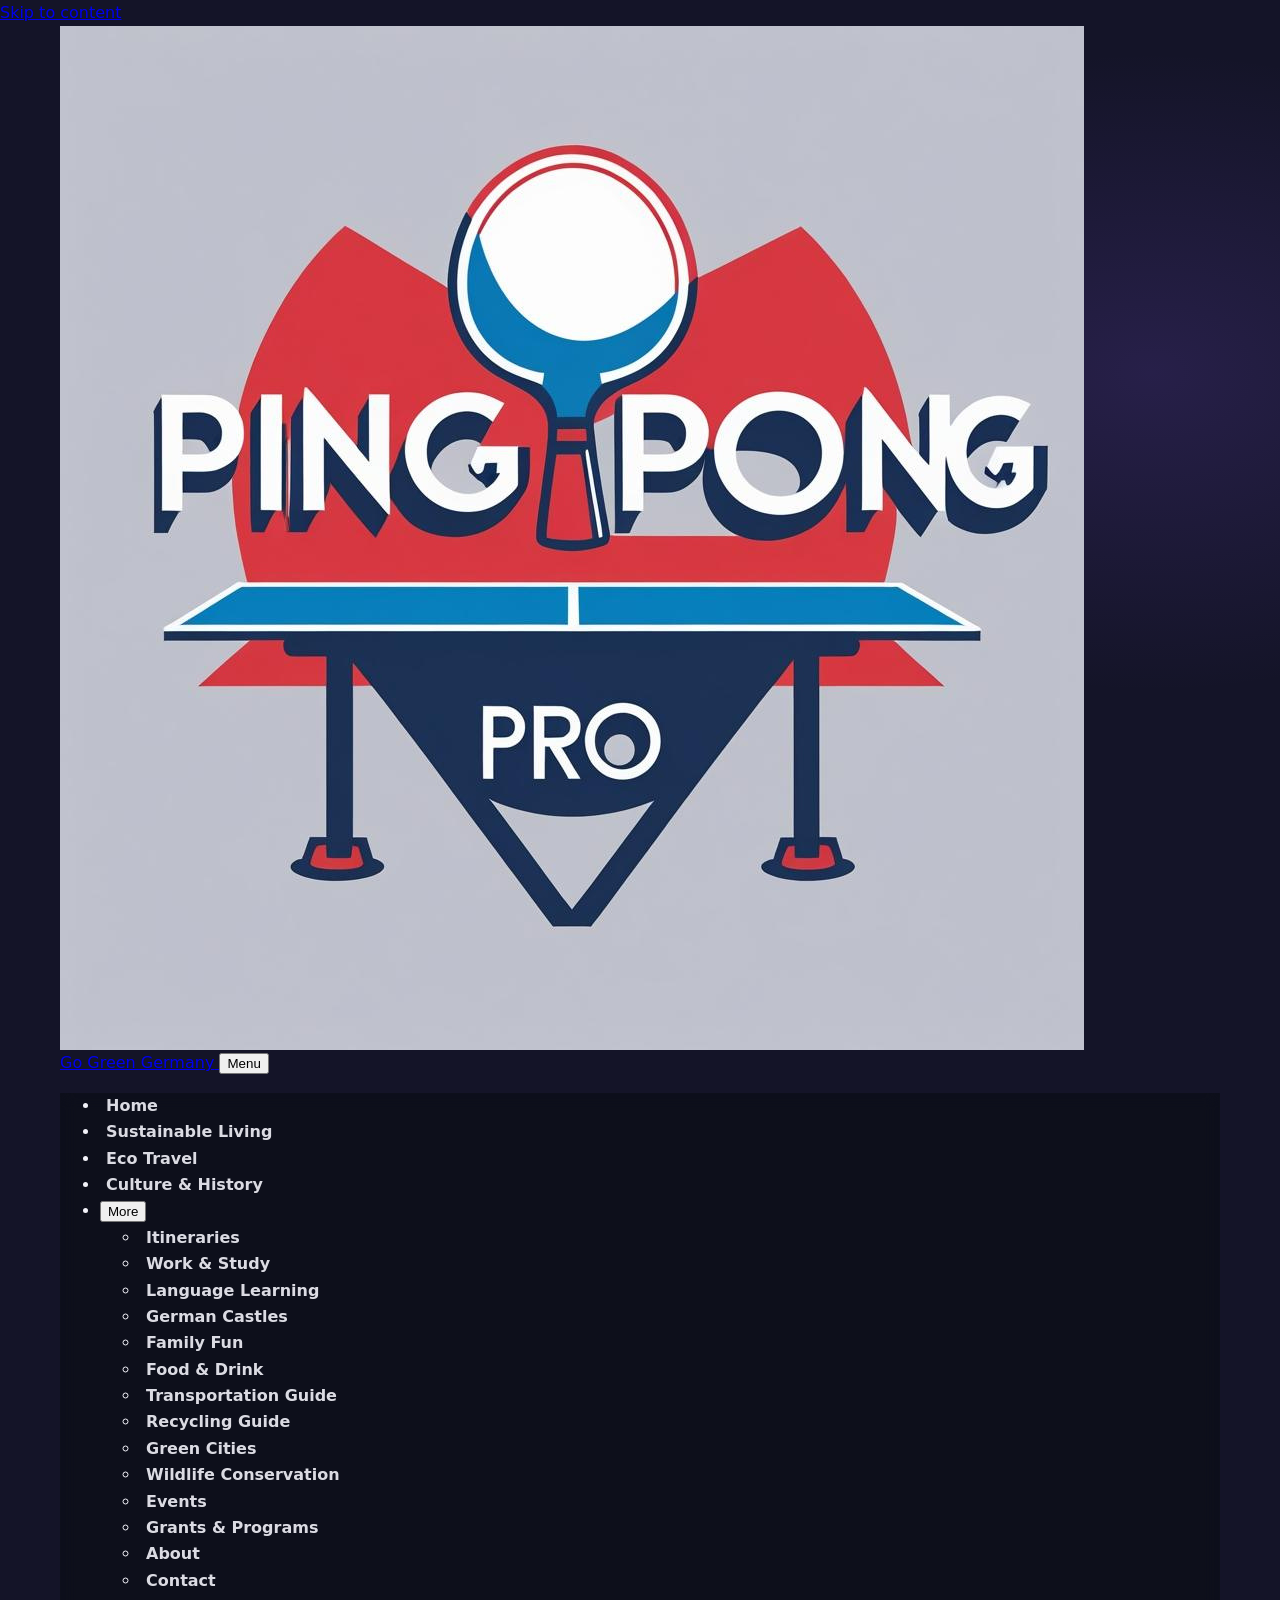
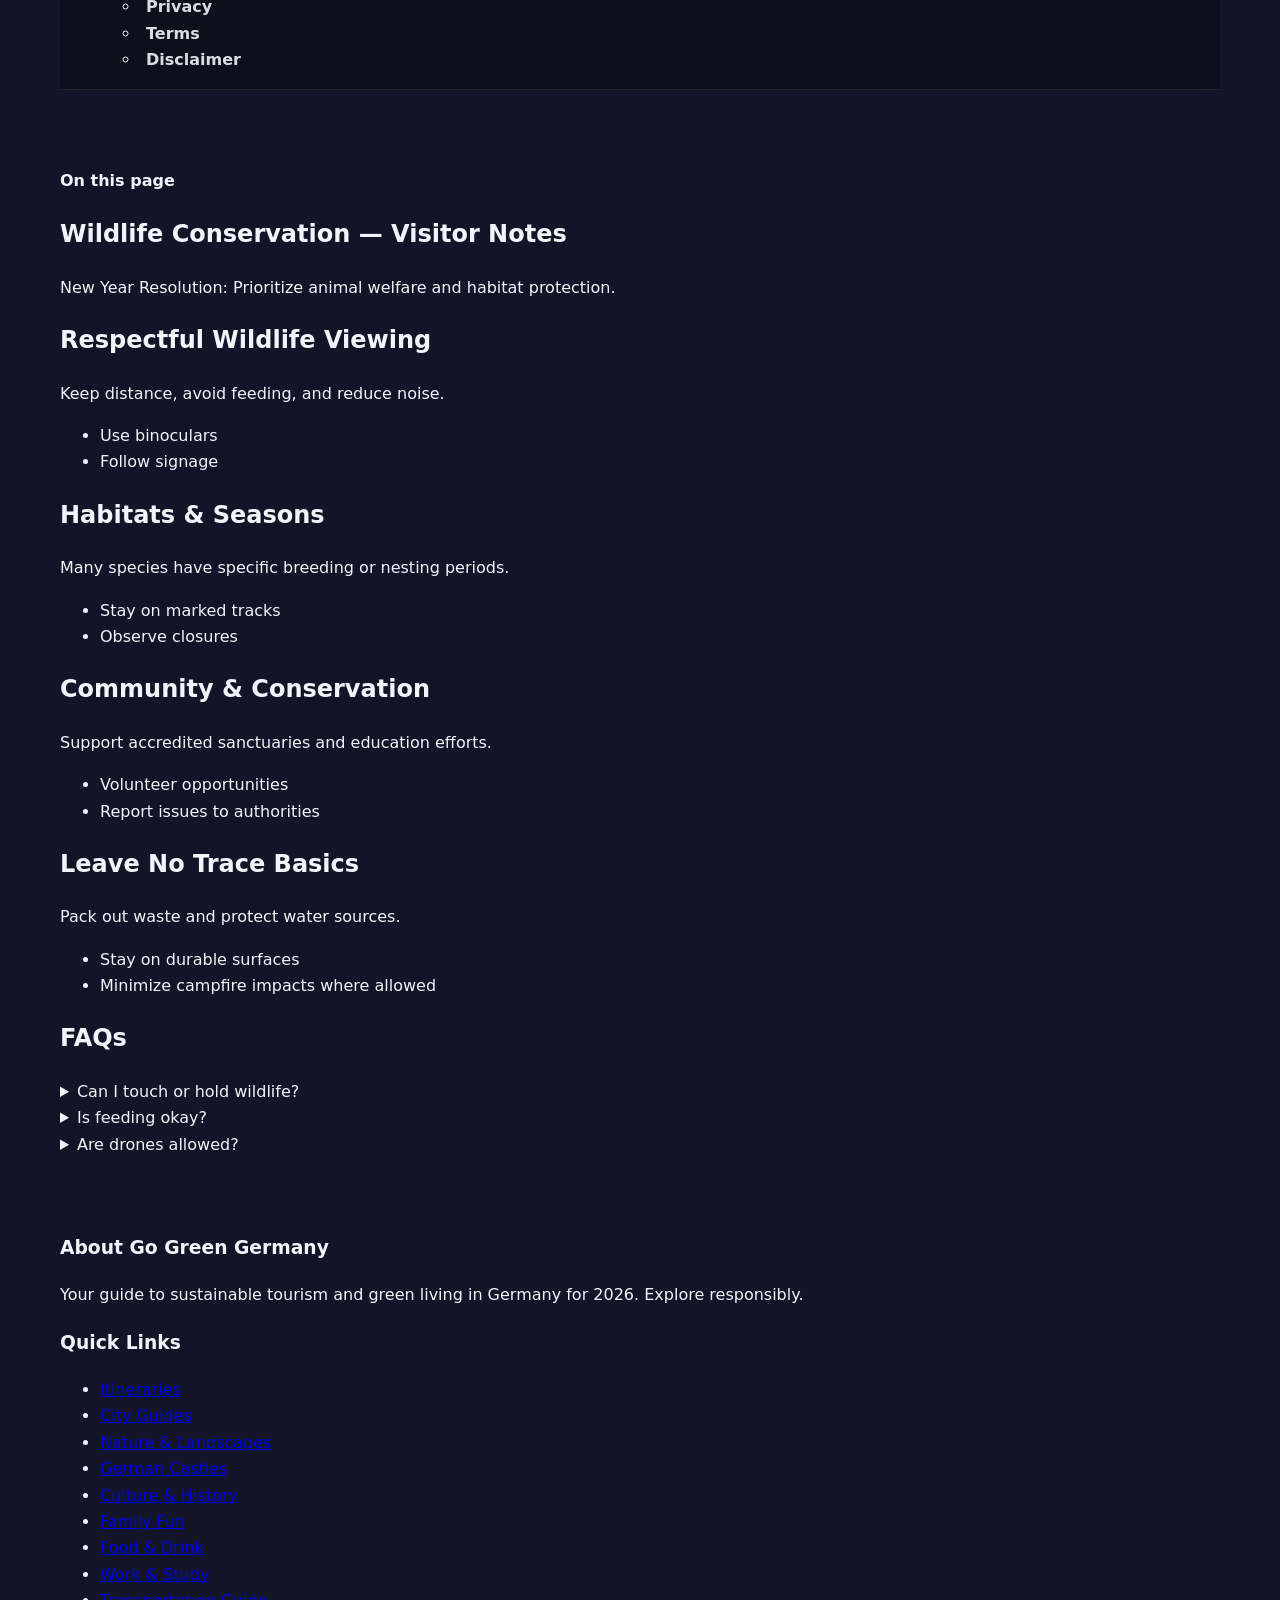
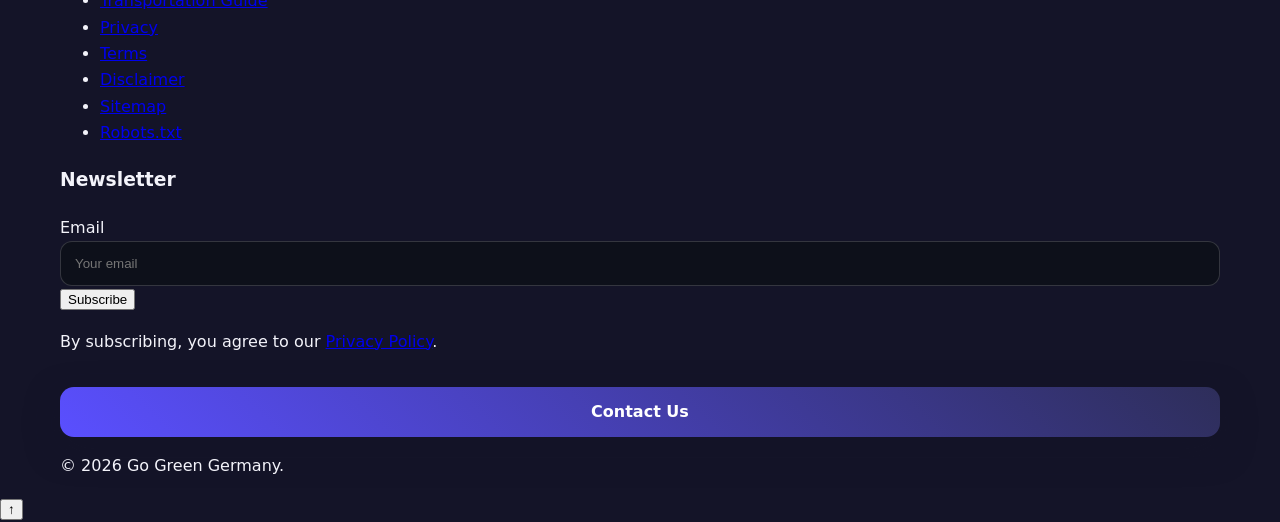
<file: pages/conservation.html>
<!doctype html>
<html lang="en">
<head>
<meta charset="utf-8" />
<meta name="viewport" content="width=device-width, initial-scale=1" />
<title>Wildlife Conservation — Go Green Germany</title>
<meta name="description" content="Respectful viewing, seasonal awareness, and community involvement." />
<link rel="icon" href="../assets/img/favicon.svg" type="image/svg+xml" />
<link rel="stylesheet" href="../assets/css/style.css" />
<script defer src="../assets/js/main.js"></script>
<script type="application/ld+json">{"@context": "https://schema.org", "@type": "Article", "headline": "Wildlife Conservation — Go Green Germany", "author": {"@type": "Organization", "name": "Go Green Germany"}, "publisher": {"@type": "Organization", "name": "Go Green Germany"}, "datePublished": "2025-11-02", "mainEntityOfPage": "https://example.com/pages/conservation.html"}</script>
<script type="application/ld+json">{"@context": "https://schema.org", "@type": "FAQPage", "mainEntity": [{"@type": "Question", "name": "Can I touch or hold wildlife?", "acceptedAnswer": {"@type": "Answer", "text": "Avoid physical contact to prevent stress and harm."}}, {"@type": "Question", "name": "Is feeding okay?", "acceptedAnswer": {"@type": "Answer", "text": "No. It can alter behaviour and diets."}}, {"@type": "Question", "name": "Are drones allowed?", "acceptedAnswer": {"@type": "Answer", "text": "Rules vary and may restrict use near wildlife. Check local guidance."}}]}</script>
</head>
<body>
<a class="skip" href="#main">Skip to content</a>
<header class="site-header" role="banner">
  <div class="container nav-wrap">
    <a href="../index.html" class="brand">
      <img src="../assets/img/logo.svg" alt="Go Green Germany" class="logo" />
      <span class="brand-name">Go Green Germany</span>
    </a>
    <button class="nav-toggle" aria-expanded="false" aria-controls="nav">Menu</button>
    <nav id="nav" class="nav" role="navigation" aria-label="Primary">
      <ul>
        <li><a href="../index.html">Home</a></li>
        <li><a href="sustainable-living.html">Sustainable Living</a></li>
        <li><a href="eco-travel.html">Eco Travel</a></li>
        <li><a href="renewables.html">Culture & History</a></li>
        <li class="more">
          <button class="more-btn" aria-haspopup="true" aria-expanded="false">More</button>
          <ul class="dropdown">
            <li><a href="itineraries.html">Itineraries</a></li>
            <li><a href="work-study.html">Work & Study</a></li>
            <li><a href="language-learning.html">Language Learning</a></li>
            <li><a href="castles.html">German Castles</a></li>
            <li><a href="family-fun.html">Family Fun</a></li>
            <li><a href="food-drink.html">Food & Drink</a></li>
            <li><a href="transport.html">Transportation Guide</a></li>
            <li><a href="recycling.html">Recycling Guide</a></li>
            <li><a href="green-cities.html">Green Cities</a></li>
            <li><a href="conservation.html">Wildlife Conservation</a></li>
            <li><a href="events.html">Events</a></li>
            <li><a href="grants.html">Grants & Programs</a></li>
            <li><a href="about.html">About</a></li>
            <li><a href="contact.html">Contact</a></li>
            <li><a href="privacy.html">Privacy</a></li>
            <li><a href="terms.html">Terms</a></li>
            <li><a href="disclaimer.html">Disclaimer</a></li>
          </ul>
        </li>
      </ul>
    </nav>
  </div>
</header>
<main id="main" tabindex="-1">

<section class="section">
  <div class="container two-col">
    <nav class="toc"><h4>On this page</h4><div data-toc></div></nav>
    <div class="prose">
      <h1 id="wildlife-conservation--visitor-notes">Wildlife Conservation — Visitor Notes</h1>
      <p class="callout">New Year Resolution: Prioritize animal welfare and habitat protection.</p>
      <h2 id="respectful-wildlife-viewing">Respectful Wildlife Viewing</h2>
<p>Keep distance, avoid feeding, and reduce noise.</p>
<ul>
<li>Use binoculars</li>
<li>Follow signage</li>
</ul><h2 id="habitats--seasons">Habitats & Seasons</h2>
<p>Many species have specific breeding or nesting periods.</p>
<ul>
<li>Stay on marked tracks</li>
<li>Observe closures</li>
</ul><h2 id="community--conservation">Community & Conservation</h2>
<p>Support accredited sanctuaries and education efforts.</p>
<ul>
<li>Volunteer opportunities</li>
<li>Report issues to authorities</li>
</ul><h2 id="leave-no-trace-basics">Leave No Trace Basics</h2>
<p>Pack out waste and protect water sources.</p>
<ul>
<li>Stay on durable surfaces</li>
<li>Minimize campfire impacts where allowed</li>
</ul>
      
      <h2 id='faqs'>FAQs</h2>
      <details><summary>Can I touch or hold wildlife?</summary><p>Avoid physical contact to prevent stress and harm.</p></details><details><summary>Is feeding okay?</summary><p>No. It can alter behaviour and diets.</p></details><details><summary>Are drones allowed?</summary><p>Rules vary and may restrict use near wildlife. Check local guidance.</p></details>
    </div>
  </div>
</section>

</main>
<footer class="site-footer" role="contentinfo">
  <div class="container footer-grid">
    <section>
      <h3>About Go Green Germany</h3>
      <p>Your guide to sustainable tourism and green living in Germany for 2026. Explore responsibly.</p>
    </section>
    <section>
      <h3>Quick Links</h3>
      <ul class="plain">
        <li><a href="itineraries.html">Itineraries</a></li>
        <li><a href="sustainable-living.html">City Guides</a></li>
        <li><a href="eco-travel.html">Nature & Landscapes</a></li>
        <li><a href="castles.html">German Castles</a></li>
        <li><a href="renewables.html">Culture & History</a></li>
        <li><a href="family-fun.html">Family Fun</a></li>
        <li><a href="food-drink.html">Food & Drink</a></li>
        <li><a href="work-study.html">Work & Study</a></li>
        <li><a href="transport.html">Transportation Guide</a></li>
        <li><a href="privacy.html">Privacy</a></li>
        <li><a href="terms.html">Terms</a></li>
        <li><a href="disclaimer.html">Disclaimer</a></li>
        <li><a href="../sitemap.xml">Sitemap</a></li>
        <li><a href="../robots.txt">Robots.txt</a></li>
      </ul>
    </section>
    <section>
      <h3>Newsletter</h3>
      <form class="newsletter" onsubmit="return window.fakeSubmit(event)">
        <label class="sr-only" for="news2">Email</label>
        <input id="news2" type="email" placeholder="Your email" required />
        <button type="submit">Subscribe</button>
        <p class="form-note">By subscribing, you agree to our <a href="privacy.html">Privacy Policy</a>.</p>
      </form>
      <a href="contact.html" class="btn secondary" style="margin-top:16px;width:100%;justify-content:center">Contact Us</a>
    </section>
  </div>
  <div class="container copy"><p>© 2026 Go Green Germany.</p></div>
</footer>
<button class="to-top" aria-label="Back to top" onclick="window.scrollTo({top:0,behavior:'smooth'})">↑</button>
</body>
</html>
</file>
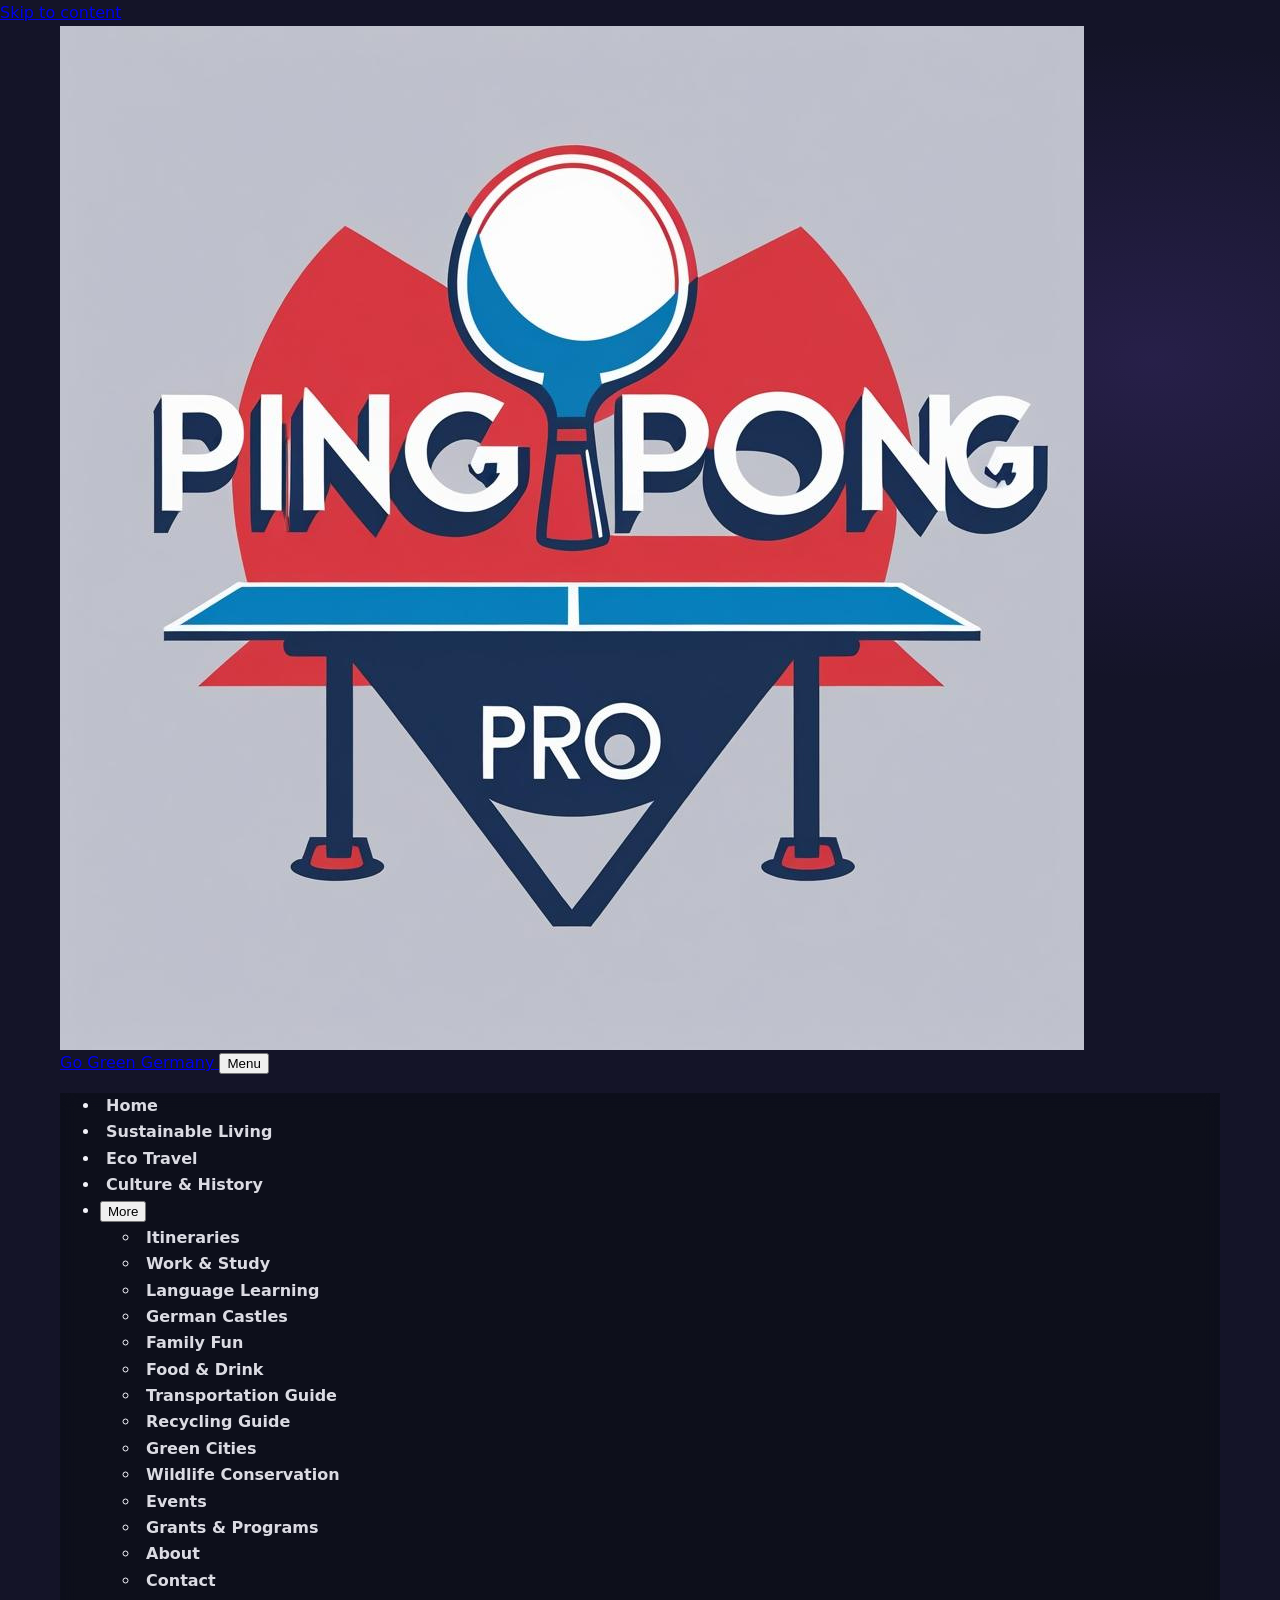
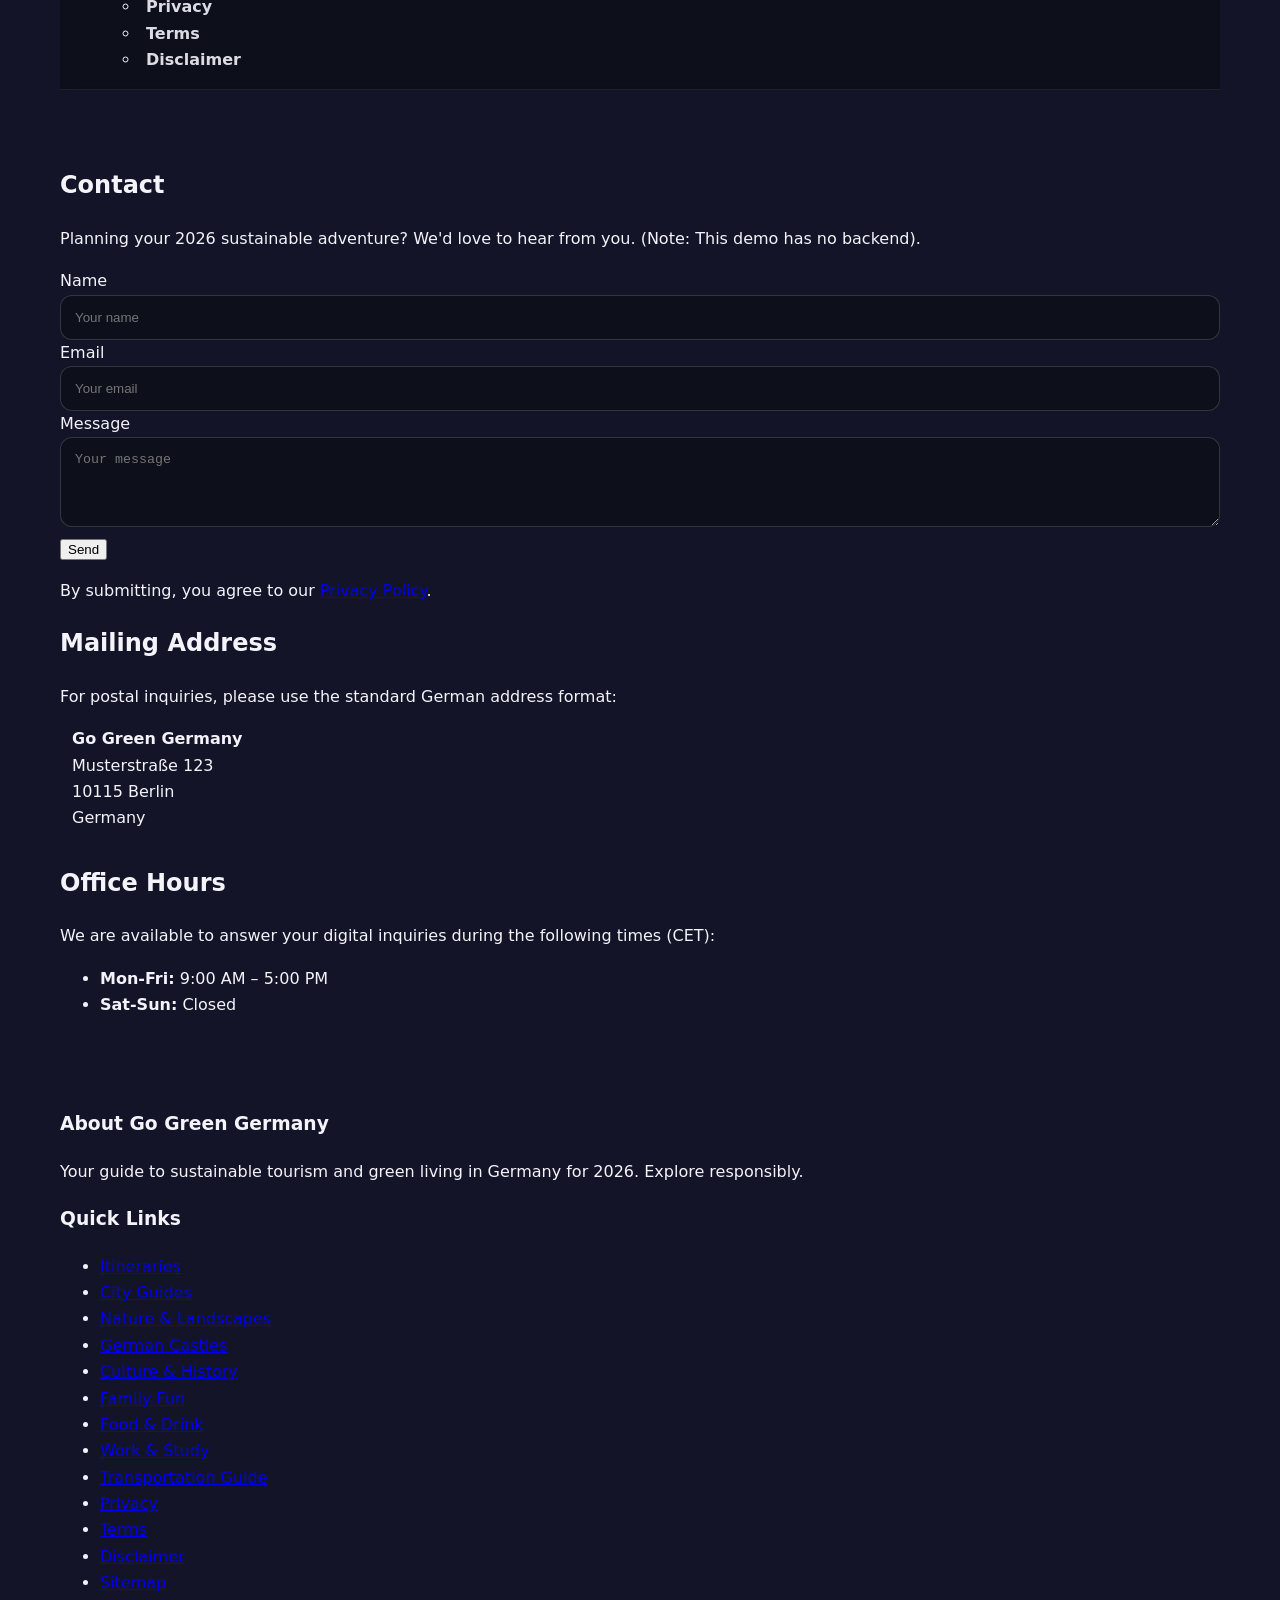
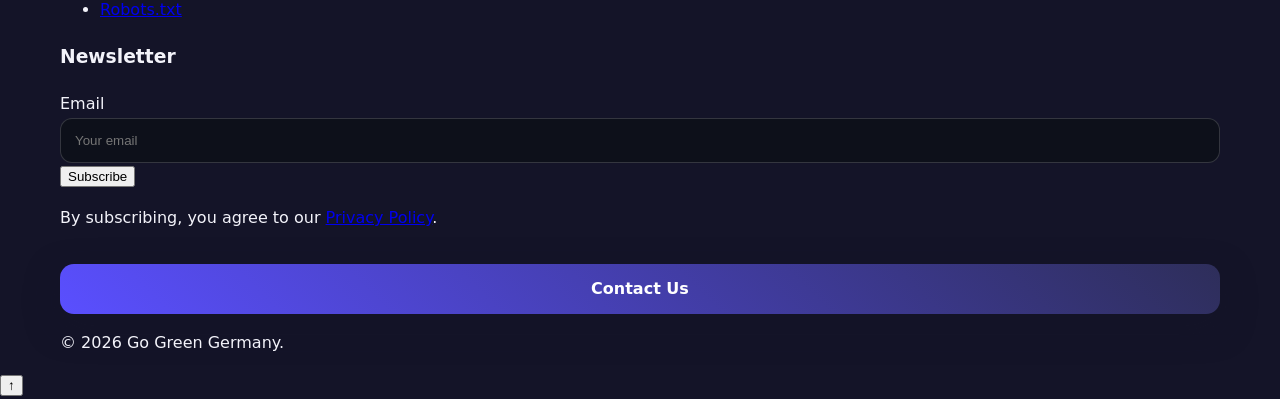
<file: pages/contact.html>
<!doctype html>
<html lang="en">
<head>
<meta charset="utf-8" />
<meta name="viewport" content="width=device-width, initial-scale=1" />
<title>Contact — Go Green Germany</title>
<meta name="description" content="Contact form (demo only)." />
<link rel="icon" href="../assets/img/favicon.svg" type="image/svg+xml" />
<link rel="stylesheet" href="../assets/css/style.css" />
<script defer src="../assets/js/main.js"></script>
<script type="application/ld+json">{"@context": "https://schema.org", "@type": "Article", "headline": "Contact — Go Green Germany", "author": {"@type": "Organization", "name": "Go Green Germany"}, "publisher": {"@type": "Organization", "name": "Go Green Germany"}, "datePublished": "2025-11-02", "mainEntityOfPage": "https://example.com/pages/contact.html"}</script>
</head>
<body>
<a class="skip" href="#main">Skip to content</a>
<header class="site-header" role="banner">
  <div class="container nav-wrap">
    <a href="../index.html" class="brand">
      <img src="../assets/img/logo.svg" alt="Go Green Germany" class="logo" />
      <span class="brand-name">Go Green Germany</span>
    </a>
    <button class="nav-toggle" aria-expanded="false" aria-controls="nav">Menu</button>
    <nav id="nav" class="nav" role="navigation" aria-label="Primary">
      <ul>
        <li><a href="../index.html">Home</a></li>
        <li><a href="sustainable-living.html">Sustainable Living</a></li>
        <li><a href="eco-travel.html">Eco Travel</a></li>
        <li><a href="renewables.html">Culture & History</a></li>
        <li class="more">
          <button class="more-btn" aria-haspopup="true" aria-expanded="false">More</button>
          <ul class="dropdown">
            <li><a href="itineraries.html">Itineraries</a></li>
            <li><a href="work-study.html">Work & Study</a></li>
            <li><a href="language-learning.html">Language Learning</a></li>
            <li><a href="castles.html">German Castles</a></li>
            <li><a href="family-fun.html">Family Fun</a></li>
            <li><a href="food-drink.html">Food & Drink</a></li>
            <li><a href="transport.html">Transportation Guide</a></li>
            <li><a href="recycling.html">Recycling Guide</a></li>
            <li><a href="green-cities.html">Green Cities</a></li>
            <li><a href="conservation.html">Wildlife Conservation</a></li>
            <li><a href="events.html">Events</a></li>
            <li><a href="grants.html">Grants & Programs</a></li>
            <li><a href="about.html">About</a></li>
            <li><a href="contact.html">Contact</a></li>
            <li><a href="privacy.html">Privacy</a></li>
            <li><a href="terms.html">Terms</a></li>
            <li><a href="disclaimer.html">Disclaimer</a></li>
          </ul>
        </li>
      </ul>
    </nav>
  </div>
</header>
<main id="main" tabindex="-1">

<section class="section"><div class="container prose">
<h1>Contact</h1>
<p>Planning your 2026 sustainable adventure? We'd love to hear from you. (Note: This demo has no backend).</p>
<form class="newsletter" onsubmit="return window.fakeSubmit(event)">
  <label class="sr-only" for="n">Name</label>
  <input id="n" placeholder="Your name" required />
  <label class="sr-only" for="e">Email</label>
  <input id="e" type="email" placeholder="Your email" required />
  <label class="sr-only" for="m">Message</label>
  <textarea id="m" placeholder="Your message" required rows="4"></textarea>
  <button type="submit">Send</button>
  <p class="form-note">By submitting, you agree to our <a href="privacy.html">Privacy Policy</a>.</p>
</form>
<h2 id="mailing-address">Mailing Address</h2>
<p>For postal inquiries, please use the standard German address format:</p>
<address style="font-style:normal;margin-top:1em;border-left:4px solid var(--brand);padding-left:12px;">
  <strong>Go Green Germany</strong><br>
  Musterstraße 123<br>
  10115 Berlin<br>
  Germany
</address>
<h2 id="hours" style="margin-top:2rem;">Office Hours</h2>
<p>We are available to answer your digital inquiries during the following times (CET):</p>
<ul class="plain">
  <li><strong>Mon-Fri:</strong> 9:00 AM – 5:00 PM</li>
  <li><strong>Sat-Sun:</strong> Closed</li>
</ul>
</div></section>

</main>
<footer class="site-footer" role="contentinfo">
  <div class="container footer-grid">
    <section>
      <h3>About Go Green Germany</h3>
      <p>Your guide to sustainable tourism and green living in Germany for 2026. Explore responsibly.</p>
    </section>
    <section>
      <h3>Quick Links</h3>
      <ul class="plain">
        <li><a href="itineraries.html">Itineraries</a></li>
        <li><a href="sustainable-living.html">City Guides</a></li>
        <li><a href="eco-travel.html">Nature & Landscapes</a></li>
        <li><a href="castles.html">German Castles</a></li>
        <li><a href="renewables.html">Culture & History</a></li>
        <li><a href="family-fun.html">Family Fun</a></li>
        <li><a href="food-drink.html">Food & Drink</a></li>
        <li><a href="work-study.html">Work & Study</a></li>
        <li><a href="transport.html">Transportation Guide</a></li>
        <li><a href="privacy.html">Privacy</a></li>
        <li><a href="terms.html">Terms</a></li>
        <li><a href="disclaimer.html">Disclaimer</a></li>
        <li><a href="../sitemap.xml">Sitemap</a></li>
        <li><a href="../robots.txt">Robots.txt</a></li>
      </ul>
    </section>
    <section>
      <h3>Newsletter</h3>
      <form class="newsletter" onsubmit="return window.fakeSubmit(event)">
        <label class="sr-only" for="news2">Email</label>
        <input id="news2" type="email" placeholder="Your email" required />
        <button type="submit">Subscribe</button>
        <p class="form-note">By subscribing, you agree to our <a href="privacy.html">Privacy Policy</a>.</p>
      </form>
      <a href="contact.html" class="btn secondary" style="margin-top:16px;width:100%;justify-content:center">Contact Us</a>
    </section>
  </div>
  <div class="container copy"><p>© 2026 Go Green Germany.</p></div>
</footer>
<button class="to-top" aria-label="Back to top" onclick="window.scrollTo({top:0,behavior:'smooth'})">↑</button>
</body>
</html>
</file>
<file: assets/css/style.css>
:root{
  --bg:#141428;
  --card:#1e1e3a;
  --muted:#b3b3d1;
  --text:#f3f3fa;
  --a:#5a4fff; /* accent indigo */
  --b:#2e2e5a; /* deep accent */
  --highlight:#4fd1c5; /* teal highlight */
  --shadow:0 12px 32px rgba(20,20,40,.5)
}
*{box-sizing:border-box}
html,body{margin:0;padding:0}
html{scroll-behavior:smooth}
body{
  font-family:Inter,Poppins,system-ui,-apple-system,Segoe UI,Roboto,Arial,sans-serif;
  color:var(--text);
  background:
    radial-gradient(1200px 800px at 10% -10%, rgba(62, 129, 237, 0.18), transparent 40%),
    radial-gradient(1200px 800px at 90% 10%, rgba(139,92,246,.16), transparent 40%),
    var(--bg);
  line-height:1.65
}
.container{max-width:1200px;margin:0 auto;padding:0 20px}
.nav{position:sticky;top:0;z-index:50;background:rgba(11,14,22,.7);backdrop-filter:blur(8px);border-bottom:1px solid rgba(255,255,255,.08)}
.nav-inner{display:flex;align-items:center;justify-content:space-between;padding:14px 0}
.nav-inner{display:flex;align-items:center;justify-content:space-between;padding:14px 0;flex-wrap:nowrap;min-width:0;}
.nav a{color:var(--text);text-decoration:none;margin-left:18px;font-weight:600;opacity:.9}
.nav a:hover{opacity:1}
.logo{display:flex;align-items:center;gap:10px}
.logo img{height:36px}
.logo span{font-weight:800;background:linear-gradient(45deg,var(--a),var(--b));-webkit-background-clip:text;background-clip:text;color:transparent}
.menu{display:flex;align-items:center;gap:8px;flex-wrap:wrap}
.menu{display:flex;align-items:center;gap:12px;flex-wrap:nowrap;min-width:0;}
.nav a{color:var(--text);text-decoration:none;margin-left:6px;font-weight:600;opacity:.9;white-space:nowrap;}
.right{display:flex;align-items:center;gap:8px}
.btn{display:inline-flex;align-items:center;gap:10px;padding:12px 18px;border-radius:14px;background:linear-gradient(45deg,var(--a),var(--b));color:white;text-decoration:none;font-weight:800;border:0;box-shadow:var(--shadow);cursor:pointer}
.btn.ghost{background:transparent;border:1px solid rgba(255,255,255,.14);color:var(--text);box-shadow:none}
.hero{padding:80px 0 40px}
.hero .grid{display:grid;grid-template-columns:1.2fr 1fr;gap:28px;align-items:center}
.card{background:linear-gradient(180deg, rgba(255,255,255,.02), transparent 60%),var(--card);border:1px solid rgba(255,255,255,.06);border-radius:18px;padding:22px;box-shadow:var(--shadow);overflow:hidden}
.kudos{display:flex;flex-wrap:wrap;gap:10px}
.kudos .pill{padding:8px 12px;border:1px solid rgba(255,255,255,.14);border-radius:999px;color:var(--muted);font-size:13px}
.section{padding:56px 0}
.grid-2{display:grid;grid-template-columns:1fr 1fr;gap:18px}
.grid-3{display:grid;grid-template-columns:repeat(3,1fr);gap:18px}
.showcase{display:grid;grid-template-columns:repeat(3,1fr);gap:18px;margin-top:18px}
.tile{position:relative;border-radius:16px;overflow:hidden;min-height:180px;background:linear-gradient(45deg, rgba(59,130,246,.2), rgba(139,92,246,.2));border:1px solid rgba(255,255,255,.06)}
.tile .cap{position:absolute;bottom:10px;left:10px;background:rgba(0,0,0,.35);padding:6px 10px;border-radius:999px}
.stats{display:grid;grid-template-columns:repeat(4,1fr);gap:18px;margin-top:18px}
.stat{text-align:center}
.stat .n{font-size:36px;font-weight:900;background:linear-gradient(45deg,var(--a),var(--b));-webkit-background-clip:text;background-clip:text;color:transparent}
.stat .t{color:var(--muted)}
.badge{font-size:12px;color:white;background:linear-gradient(45deg,var(--a),var(--b));display:inline-block;padding:6px 10px;border-radius:999px}
.input,input,textarea{width:100%;padding:14px;border-radius:12px;border:1px solid rgba(255,255,255,.16);background:#0d101a;color:var(--text)}
.form-row{display:grid;grid-template-columns:1fr 1fr;gap:12px}
.footer{padding:26px 0;border-top:1px solid rgba(255,255,255,.08);color:var(--muted);font-size:14px}
.blog-grid{display:grid;grid-template-columns:repeat(3,1fr);gap:18px;align-items:stretch}
.blog-card{display:flex;flex-direction:column;min-height:280px}
.blog-card .meta{color:var(--muted);font-size:14px;margin:6px 0 10px}
.blog-card .excerpt{color:var(--muted);display:-webkit-box;-webkit-line-clamp:5;-webkit-box-orient:vertical;overflow:hidden}
.blog-card .read{margin-top:auto}
.modal-backdrop{position:fixed;inset:0;background:rgba(0,0,0,.6);display:none;align-items:center;justify-content:center;z-index:1000}
.modal{background:var(--card);border:1px solid rgba(255,255,255,.2);border-radius:16px;padding:22px;width:min(520px,92vw);box-shadow:var(--shadow)}
@media(max-width:980px){.hero .grid,.grid-2,.grid-3,.showcase,.blog-grid{grid-template-columns:1fr}}
</file>
<file: assets/css/dark-mode.css>
@media (prefers-color-scheme: dark) {
  body {
    background-color: #121212;
    color: #e0e0e0;
  }
  .site-header,
  .site-footer {
    background-color: #1a1a1a;
    border-color: #333;
  }
  .card {
    background-color: #1e1e1e;
    border-color: #333;
  }
  .nav a,
  .nav-toggle {
    color: #e0e0e0;
  }
  .dropdown {
    background-color: #2c2c2c;
    border-color: #444;
  }
  input {
    background-color: #2c2c2c;
    color: #fff;
    border-color: #444;
  }
  a {
    color: #90cdf4;
  }
}
</file>
